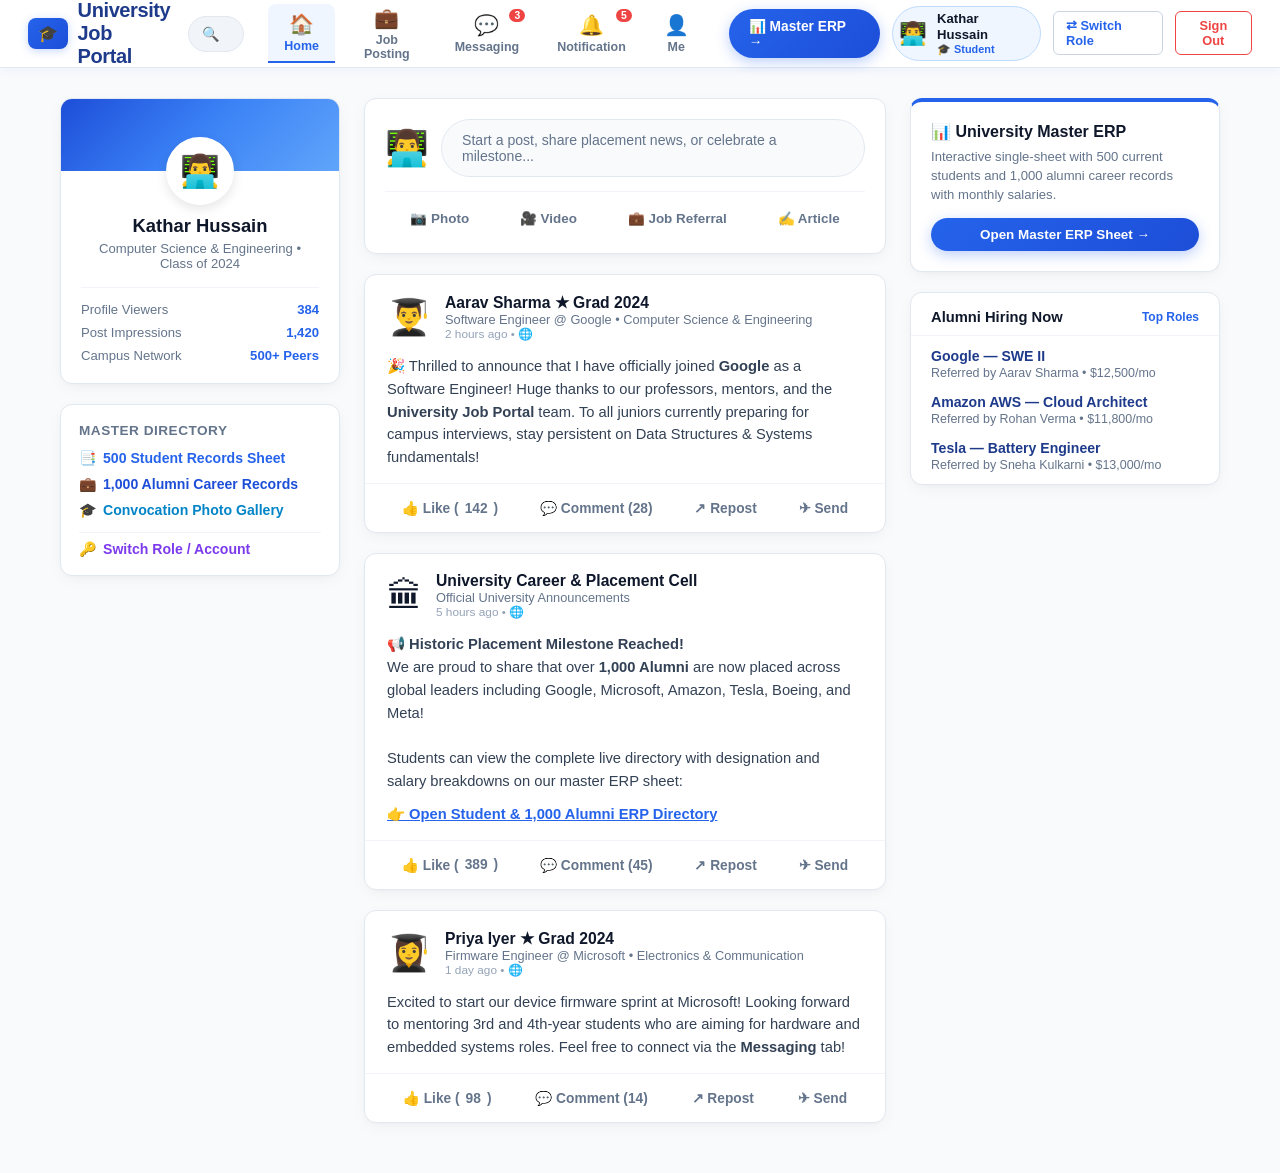
<file: index.html>
<!DOCTYPE html>
<html lang="en">
<head>
  <meta charset="UTF-8" />
  <meta name="viewport" content="width=device-width, initial-scale=1.0" />
  <title>University Job Portal — Campus & Alumni Career Network</title>
  <link rel="stylesheet" href="home.css" />
  <script src="auth.js"></script>
</head>
<body>
  <!-- TOP NAVBAR - WHITE & BLUE BRANDING -->
  <header class="navbar">
    <div class="nav-left">
      <a href="index.html" class="brand-logo">
        <span class="logo-badge">🎓</span>
        <span>University Job Portal</span>
      </a>
      <div class="search-box">
        <span class="search-icon">🔍</span>
        <input type="text" placeholder="Search jobs, alumni, companies, students..." />
      </div>
    </div>

    <!-- 5 REQUIRED NAV BUTTONS -->
    <nav class="nav-center">
      <button class="nav-item active" data-tab="home" type="button">
        <span class="icon">🏠</span>
        <span>Home</span>
      </button>
      <button class="nav-item" data-tab="jobs" type="button">
        <span class="icon">💼</span>
        <span>Job Posting</span>
      </button>
      <button class="nav-item" data-tab="messaging" type="button">
        <span class="icon">💬</span>
        <span>Messaging</span>
        <span class="nav-badge">3</span>
      </button>
      <button class="nav-item" data-tab="notification" type="button">
        <span class="icon">🔔</span>
        <span>Notification</span>
        <span class="nav-badge">5</span>
      </button>
      <button class="nav-item" data-tab="me" type="button">
        <span class="icon">👤</span>
        <span>Me</span>
      </button>
    </nav>

    <!-- RIGHT ACTION: ERP SPREADSHEETS & AUTH USER PROFILE -->
    <div class="nav-right">
      <a href="erp.html" class="btn-erp-portal" title="Open Master Student & 1,000 Alumni ERP Sheets">
        📊 Master ERP →
      </a>
      <!-- Populated dynamically by auth.js -->
    </div>
  </header>

  <!-- MAIN APP CONTAINER -->
  <main class="main-content">

    <!-- 1. HOME TAB VIEW -->
    <section id="homeView" class="tab-view active">
      <!-- ADMIN MODERATION BANNER (Visible only to Admin) -->
      <div id="adminModerationPanel" class="card" style="display: none; padding: 20px; border-left: 5px solid #7c3aed; margin-bottom: 24px; background: #faf5ff;">
        <div style="display: flex; justify-content: space-between; align-items: center; flex-wrap: wrap; gap: 12px;">
          <div>
            <div style="font-weight: 800; font-size: 1.1rem; color: #581c87; display: flex; align-items: center; gap: 8px;">
              <span>🛡 Administrator Control Center</span>
              <span style="font-size: 0.75rem; background: #f3e8ff; color: #7c3aed; padding: 2px 8px; border-radius: 9999px;">Superuser</span>
            </div>
            <p style="font-size: 0.85rem; color: #6b21a8; margin-top: 4px;">
              You have full permission to moderate job listings, oversee 500 students & 1,000 alumni, and inspect audit logs.
            </p>
          </div>
          <div style="display: flex; gap: 10px;">
            <a href="erp.html" class="btn-apply" style="text-decoration: none; background: #7c3aed; font-size: 0.85rem; padding: 8px 16px;">Manage ERP Master</a>
            <button class="btn-apply" style="background: #ffffff; color: #7c3aed; border: 1px solid #7c3aed; font-size: 0.85rem; padding: 8px 16px;" type="button" onclick="alert('All 6 active partner job postings are approved and verified.')">Audit Listings (6)</button>
          </div>
        </div>
      </div>

      <div class="home-grid">
        <!-- Left Sidebar: Profile Widget -->
        <aside class="left-col">
          <div class="card profile-card">
            <div class="profile-banner"></div>
            <div class="profile-avatar-wrap">
              <span>👨‍💻</span>
            </div>
            <div class="profile-body">
              <h2 class="user-name">Kathar Hussain</h2>
              <p class="user-role">Computer Science & Engineering • Class of 2024</p>
              
              <div class="profile-stats">
                <div class="stat-row">
                  <span>Profile Viewers</span>
                  <span class="stat-value">384</span>
                </div>
                <div class="stat-row">
                  <span>Post Impressions</span>
                  <span class="stat-value">1,420</span>
                </div>
                <div class="stat-row">
                  <span>Campus Network</span>
                  <span class="stat-value">500+ Peers</span>
                </div>
              </div>
            </div>
          </div>

          <!-- Quick Navigation Card -->
          <div class="card" style="padding: 18px;">
            <h3 style="font-size: 0.85rem; font-weight: 700; color: #64748b; text-transform: uppercase; margin-bottom: 12px; letter-spacing: 0.5px;">Master Directory</h3>
            <div style="display: flex; flex-direction: column; gap: 10px;">
              <a href="erp.html" style="text-decoration: none; color: #2563eb; font-size: 0.88rem; font-weight: 600; display: flex; align-items: center; gap: 6px;">
                <span>📑</span> 500 Student Records Sheet
              </a>
              <a href="erp.html" style="text-decoration: none; color: #1d4ed8; font-size: 0.88rem; font-weight: 600; display: flex; align-items: center; gap: 6px;">
                <span>💼</span> 1,000 Alumni Career Records
              </a>
              <a href="erp.html" style="text-decoration: none; color: #0284c7; font-size: 0.88rem; font-weight: 600; display: flex; align-items: center; gap: 6px;">
                <span>🎓</span> Convocation Photo Gallery
              </a>
              <a href="login.html" style="text-decoration: none; color: #7c3aed; font-size: 0.88rem; font-weight: 700; display: flex; align-items: center; gap: 6px; margin-top: 4px; border-top: 1px solid #f1f5f9; padding-top: 8px;">
                <span>🔑</span> Switch Role / Account
              </a>
            </div>
          </div>
        </aside>

        <!-- Center Feed -->
        <section class="feed-col">
          <!-- Create Post Card -->
          <div class="card create-post-card">
            <div class="create-post-top">
              <span style="font-size: 2.2rem;">👨‍💻</span>
              <div class="input-post-mock" id="openPostModalBtn">Start a post, share placement news, or celebrate a milestone...</div>
            </div>
            <div class="create-post-actions">
              <button class="post-action-btn" type="button">📷 Photo</button>
              <button class="post-action-btn" type="button">🎥 Video</button>
              <button class="post-action-btn" type="button">💼 Job Referral</button>
              <button class="post-action-btn" type="button">✍ Article</button>
            </div>
          </div>

          <!-- Posts Feed -->
          <div id="postsFeed">
            <!-- Post 1: Aarav Sharma -->
            <article class="card post-card">
              <div class="post-header">
                <span class="post-avatar">👨‍🎓</span>
                <div>
                  <div class="post-author-name">Aarav Sharma ★ Grad 2024</div>
                  <div class="post-author-headline">Software Engineer @ Google • Computer Science & Engineering</div>
                  <div class="post-time">2 hours ago • 🌐</div>
                </div>
              </div>
              <div class="post-content">
                🎉 Thrilled to announce that I have officially joined <strong>Google</strong> as a Software Engineer! 
                Huge thanks to our professors, mentors, and the <strong>University Job Portal</strong> team. To all juniors currently preparing for campus interviews, stay persistent on Data Structures & Systems fundamentals!
              </div>
              <div class="post-actions-bar">
                <button class="btn-interaction btn-like" type="button">👍 Like (<span class="like-count">142</span>)</button>
                <button class="btn-interaction" type="button">💬 Comment (28)</button>
                <button class="btn-interaction" type="button">↗ Repost</button>
                <button class="btn-interaction" type="button">✈ Send</button>
              </div>
            </article>

            <!-- Post 2: Placement Cell Announcement -->
            <article class="card post-card">
              <div class="post-header">
                <span class="post-avatar">🏛</span>
                <div>
                  <div class="post-author-name">University Career & Placement Cell</div>
                  <div class="post-author-headline">Official University Announcements</div>
                  <div class="post-time">5 hours ago • 🌐</div>
                </div>
              </div>
              <div class="post-content">
                📢 <strong>Historic Placement Milestone Reached!</strong><br />
                We are proud to share that over <strong>1,000 Alumni</strong> are now placed across global leaders including Google, Microsoft, Amazon, Tesla, Boeing, and Meta!
                <br /><br />
                Students can view the complete live directory with designation and salary breakdowns on our master ERP sheet:
                <div style="margin-top: 10px;">
                  <a href="erp.html" style="color: #2563eb; text-decoration: underline; font-weight: 700;">
                    👉 Open Student & 1,000 Alumni ERP Directory
                  </a>
                </div>
              </div>
              <div class="post-actions-bar">
                <button class="btn-interaction btn-like" type="button">👍 Like (<span class="like-count">389</span>)</button>
                <button class="btn-interaction" type="button">💬 Comment (45)</button>
                <button class="btn-interaction" type="button">↗ Repost</button>
                <button class="btn-interaction" type="button">✈ Send</button>
              </div>
            </article>

            <!-- Post 3: Priya Iyer -->
            <article class="card post-card">
              <div class="post-header">
                <span class="post-avatar">👩‍🎓</span>
                <div>
                  <div class="post-author-name">Priya Iyer ★ Grad 2024</div>
                  <div class="post-author-headline">Firmware Engineer @ Microsoft • Electronics & Communication</div>
                  <div class="post-time">1 day ago • 🌐</div>
                </div>
              </div>
              <div class="post-content">
                Excited to start our device firmware sprint at Microsoft! Looking forward to mentoring 3rd and 4th-year students who are aiming for hardware and embedded systems roles. Feel free to connect via the <strong>Messaging</strong> tab!
              </div>
              <div class="post-actions-bar">
                <button class="btn-interaction btn-like" type="button">👍 Like (<span class="like-count">98</span>)</button>
                <button class="btn-interaction" type="button">💬 Comment (14)</button>
                <button class="btn-interaction" type="button">↗ Repost</button>
                <button class="btn-interaction" type="button">✈ Send</button>
              </div>
            </article>
          </div>
        </section>

        <!-- Right Sidebar -->
        <aside class="right-col">
          <!-- ERP Quick Widget -->
          <div class="card" style="padding: 20px; border-top: 4px solid #2563eb;">
            <div style="font-weight: 700; color: #0f172a; font-size: 1rem; margin-bottom: 6px;">
              📊 University Master ERP
            </div>
            <p style="font-size: 0.82rem; color: #64748b; margin-bottom: 14px; line-height: 1.45;">
              Interactive single-sheet with 500 current students and 1,000 alumni career records with monthly salaries.
            </p>
            <a href="erp.html" class="btn-erp-portal" style="width: 100%; justify-content: center; font-size: 0.84rem;">
              Open Master ERP Sheet →
            </a>
          </div>

          <!-- Alumni News & Openings Widget -->
          <div class="card">
            <div class="widget-title">
              <span>Alumni Hiring Now</span>
              <span style="font-size: 0.75rem; color: #2563eb; font-weight: 700;">Top Roles</span>
            </div>
            <div class="widget-list">
              <div class="widget-item">
                <a href="#" class="widget-item-title">Google — SWE II</a>
                <span class="widget-item-desc">Referred by Aarav Sharma • $12,500/mo</span>
              </div>
              <div class="widget-item">
                <a href="#" class="widget-item-title">Amazon AWS — Cloud Architect</a>
                <span class="widget-item-desc">Referred by Rohan Verma • $11,800/mo</span>
              </div>
              <div class="widget-item">
                <a href="#" class="widget-item-title">Tesla — Battery Engineer</a>
                <span class="widget-item-desc">Referred by Sneha Kulkarni • $13,000/mo</span>
              </div>
            </div>
          </div>
        </aside>
      </div>
    </section>

    <!-- 2. JOB POSTING TAB VIEW -->
    <section id="jobsView" class="tab-view">
      <div class="jobs-container">
        <!-- TOP ACTIONS & RECRUITER POST JOB BUTTON -->
        <div class="jobs-header-card" style="display: flex; justify-content: space-between; align-items: center; flex-wrap: wrap; gap: 16px;">
          <div>
            <h2 style="font-size: 1.8rem; font-weight: 800; color: #ffffff;">💼 University Job Portal & Placement Board</h2>
            <p style="color: #dbeafe; font-size: 0.95rem; margin-top: 6px;">
              Exclusive opportunities posted directly by our 1,000+ alumni network and global hiring partners
            </p>
          </div>
          <!-- Visible to Alumni / Recruiter & Admin -->
          <button id="alumniPostJobBtn" class="btn-apply" style="display: none; background: #ffffff; color: #1d4ed8; font-weight: 800; padding: 12px 22px; font-size: 0.9rem; box-shadow: 0 4px 14px rgba(0,0,0,0.15);" type="button">
            💼 + Post a New Job / Referral
          </button>
        </div>

        <!-- CANDIDATES & APPLICATION PIPELINE REVIEW (Visible to Alumni/Recruiter & Admin) -->
        <div id="applicantReviewSection" class="card" style="display: none; padding: 22px; margin-bottom: 22px; border-left: 4px solid #0284c7;">
          <h3 style="font-size: 1.15rem; font-weight: 800; color: #0f172a; margin-bottom: 6px;">
            📋 Candidate Pipeline Management (Recruiter View)
          </h3>
          <p style="font-size: 0.85rem; color: #64748b; margin-bottom: 16px;">
            Review incoming student applications, resume evaluations, and advance their recruitment stages.
          </p>
          <div style="overflow-x: auto;">
            <table style="width: 100%; border-collapse: collapse; font-size: 0.88rem;">
              <thead>
                <tr style="background: #f8fafc; border-bottom: 2px solid #e2e8f0; text-align: left;">
                  <th style="padding: 10px 14px;">Candidate Name</th>
                  <th style="padding: 10px 14px;">Target Role</th>
                  <th style="padding: 10px 14px;">Department</th>
                  <th style="padding: 10px 14px;">Current Pipeline Stage</th>
                  <th style="padding: 10px 14px;">Action</th>
                </tr>
              </thead>
              <tbody>
                <tr style="border-bottom: 1px solid #f1f5f9;">
                  <td style="padding: 12px 14px; font-weight: 700;">Kathar Hussain</td>
                  <td style="padding: 12px 14px; color: #2563eb;">Senior SWE @ Google</td>
                  <td style="padding: 12px 14px;">CSE</td>
                  <td style="padding: 12px 14px;">
                    <select class="stage-selector" data-candidate="Kathar Hussain" style="padding: 6px 10px; border-radius: 6px; border: 1px solid #cbd5e1; font-size: 0.82rem; font-weight: 600; background: #ffffff;">
                      <option value="Applied">Applied</option>
                      <option value="Under Review" selected>Under Review</option>
                      <option value="Shortlisted">Shortlisted</option>
                      <option value="Interview Scheduled">Interview Scheduled</option>
                      <option value="Selected (Offer)">Selected (Offer)</option>
                      <option value="Rejected">Rejected</option>
                    </select>
                  </td>
                  <td style="padding: 12px 14px;">
                    <button class="btn-action" style="background: #eff6ff; color: #2563eb; border: 1px solid #bfdbfe;" type="button" onclick="alert('Viewing Kathar_Resume_2024.pdf (Candidate verified)')">View Resume</button>
                  </td>
                </tr>
                <tr style="border-bottom: 1px solid #f1f5f9;">
                  <td style="padding: 12px 14px; font-weight: 700;">Ananya Patel</td>
                  <td style="padding: 12px 14px; color: #2563eb;">Staff AI Engineer @ Meta</td>
                  <td style="padding: 12px 14px;">CSE / AI</td>
                  <td style="padding: 12px 14px;">
                    <select class="stage-selector" data-candidate="Ananya Patel" style="padding: 6px 10px; border-radius: 6px; border: 1px solid #cbd5e1; font-size: 0.82rem; font-weight: 600; background: #ffffff;">
                      <option value="Applied">Applied</option>
                      <option value="Under Review">Under Review</option>
                      <option value="Shortlisted" selected>Shortlisted</option>
                      <option value="Interview Scheduled">Interview Scheduled</option>
                      <option value="Selected (Offer)">Selected (Offer)</option>
                      <option value="Rejected">Rejected</option>
                    </select>
                  </td>
                  <td style="padding: 12px 14px;">
                    <button class="btn-action" style="background: #eff6ff; color: #2563eb; border: 1px solid #bfdbfe;" type="button" onclick="alert('Viewing Ananya_Resume_AI.pdf (Candidate verified)')">View Resume</button>
                  </td>
                </tr>
              </tbody>
            </table>
          </div>
        </div>

        <!-- STUDENT LIVE APPLICATIONS TRACKER (Visible to Student) -->
        <div id="studentApplicationsTracker" class="card" style="padding: 20px; margin-bottom: 22px; border-top: 3px solid #2563eb;">
          <h3 style="font-size: 1.1rem; font-weight: 800; color: #0f172a; margin-bottom: 6px;">
            📑 My Active Job Applications & Status Pipeline
          </h3>
          <p style="font-size: 0.82rem; color: #64748b; margin-bottom: 14px;">
            Track your recruitment progress: Applied → Under Review → Shortlisted → Interview → Offer
          </p>
          <div id="myApplicationsList">
            <div style="display: flex; justify-content: space-between; align-items: center; padding: 12px 16px; background: #f8fafc; border: 1px solid #e2e8f0; border-radius: 8px; margin-bottom: 8px;">
              <div>
                <div style="font-weight: 700; color: #0f172a; font-size: 0.95rem;">Senior Software Engineer</div>
                <div style="font-size: 0.8rem; color: #2563eb;">Google • Referred by Aarav Sharma</div>
              </div>
              <span style="background: #fef3c7; color: #92400e; font-size: 0.75rem; font-weight: 700; padding: 4px 10px; border-radius: 9999px;">Under Review</span>
            </div>
            <div style="display: flex; justify-content: space-between; align-items: center; padding: 12px 16px; background: #f8fafc; border: 1px solid #e2e8f0; border-radius: 8px;">
              <div>
                <div style="font-weight: 700; color: #0f172a; font-size: 0.95rem;">Cloud Solutions Architect</div>
                <div style="font-size: 0.8rem; color: #2563eb;">Amazon AWS • Referred by Rohan Verma</div>
              </div>
              <span style="background: #e0f2fe; color: #0284c7; font-size: 0.75rem; font-weight: 700; padding: 4px 10px; border-radius: 9999px;">Shortlisted for Interview</span>
            </div>
          </div>
        </div>

        <!-- Filter Pills -->
        <div class="job-filter-bar">
          <button class="job-filter-pill active" data-filter="all" type="button">All Roles</button>
          <button class="job-filter-pill" data-filter="software" type="button">💻 Software & AI</button>
          <button class="job-filter-pill" data-filter="hardware" type="button">⚡ Hardware & Systems</button>
          <button class="job-filter-pill" data-filter="mechanical" type="button">🚀 Mechanical & Aerospace</button>
        </div>

        <!-- Job Cards List -->
        <div class="jobs-list">
          <!-- Job 1 -->
          <div class="job-card" data-category="software">
            <div>
              <div class="job-role">Senior Software Engineer</div>
              <div class="job-company">Google • Mountain View, CA (Hybrid / Remote)</div>
              <div class="job-meta">
                <span>Alumni Referral: Aarav Sharma</span>
                <span>• Full-time</span>
                <span>• Department: CSE / IT</span>
              </div>
            </div>
            <div style="text-align: right; display: flex; flex-direction: column; align-items: flex-end; gap: 8px;">
              <span class="job-salary-badge">$12,500 / month</span>
              <button class="btn-apply" type="button">Easy Apply</button>
            </div>
          </div>

          <!-- Job 2 -->
          <div class="job-card" data-category="software">
            <div>
              <div class="job-role">Cloud Solutions Architect</div>
              <div class="job-company">Amazon AWS • Seattle, WA</div>
              <div class="job-meta">
                <span>Alumni Referral: Rohan Verma</span>
                <span>• Full-time</span>
                <span>• Department: IT / CSE</span>
              </div>
            </div>
            <div style="text-align: right; display: flex; flex-direction: column; align-items: flex-end; gap: 8px;">
              <span class="job-salary-badge">$11,800 / month</span>
              <button class="btn-apply" type="button">Easy Apply</button>
            </div>
          </div>

          <!-- Job 3 -->
          <div class="job-card" data-category="software">
            <div>
              <div class="job-role">Staff AI Research Engineer</div>
              <div class="job-company">Meta AI • Menlo Park, CA</div>
              <div class="job-meta">
                <span>Alumni Referral: Ananya Patel</span>
                <span>• Full-time</span>
                <span>• Department: CSE / AI</span>
              </div>
            </div>
            <div style="text-align: right; display: flex; flex-direction: column; align-items: flex-end; gap: 8px;">
              <span class="job-salary-badge">$14,000 / month</span>
              <button class="btn-apply" type="button">Easy Apply</button>
            </div>
          </div>

          <!-- Job 4 -->
          <div class="job-card" data-category="hardware">
            <div>
              <div class="job-role">Battery Systems Engineer</div>
              <div class="job-company">Tesla • Austin, TX</div>
              <div class="job-meta">
                <span>Alumni Referral: Sneha Kulkarni</span>
                <span>• Full-time</span>
                <span>• Department: EEE / ME</span>
              </div>
            </div>
            <div style="text-align: right; display: flex; flex-direction: column; align-items: flex-end; gap: 8px;">
              <span class="job-salary-badge">$13,000 / month</span>
              <button class="btn-apply" type="button">Easy Apply</button>
            </div>
          </div>

          <!-- Job 5 -->
          <div class="job-card" data-category="hardware">
            <div>
              <div class="job-role">Firmware Engineer</div>
              <div class="job-company">Microsoft • Redmond, WA</div>
              <div class="job-meta">
                <span>Alumni Referral: Priya Iyer</span>
                <span>• Full-time</span>
                <span>• Department: ECE / EE</span>
              </div>
            </div>
            <div style="text-align: right; display: flex; flex-direction: column; align-items: flex-end; gap: 8px;">
              <span class="job-salary-badge">$12,200 / month</span>
              <button class="btn-apply" type="button">Easy Apply</button>
            </div>
          </div>

          <!-- Job 6 -->
          <div class="job-card" data-category="mechanical">
            <div>
              <div class="job-role">Aerodynamics Consultant</div>
              <div class="job-company">Boeing • Seattle, WA</div>
              <div class="job-meta">
                <span>Alumni Referral: Vikram Singh</span>
                <span>• Full-time</span>
                <span>• Department: ME</span>
              </div>
            </div>
            <div style="text-align: right; display: flex; flex-direction: column; align-items: flex-end; gap: 8px;">
              <span class="job-salary-badge">$10,500 / month</span>
              <button class="btn-apply" type="button">Easy Apply</button>
            </div>
          </div>
        </div>
      </div>
    </section>

    <!-- 3. MESSAGING TAB VIEW -->
    <section id="messagingView" class="tab-view">
      <div class="messaging-wrapper">
        <!-- Chat Users Sidebar -->
        <div class="chat-sidebar">
          <div style="padding: 18px 20px; border-bottom: 1px solid #e2e8f0; font-weight: 700; color: #0f172a; font-size: 0.95rem;">
            💬 Conversations
          </div>

          <div class="chat-user-item active">
            <span style="font-size: 2rem;">👨‍🎓</span>
            <div style="flex: 1;">
              <div class="chat-user-name" style="font-weight: 700; color: #0f172a; font-size: 0.92rem;">Aarav Sharma</div>
              <div style="font-size: 0.78rem; color: #64748b;">Google • SWE II</div>
              <div style="font-size: 0.75rem; color: #2563eb; margin-top: 2px;">"Happy to refer you for SWE roles!"</div>
            </div>
          </div>

          <div class="chat-user-item">
            <span style="font-size: 2rem;">👩‍🎓</span>
            <div style="flex: 1;">
              <div class="chat-user-name" style="font-weight: 700; color: #0f172a; font-size: 0.92rem;">Priya Iyer</div>
              <div style="font-size: 0.78rem; color: #64748b;">Microsoft • Firmware</div>
              <div style="font-size: 0.75rem; color: #94a3b8; margin-top: 2px;">"Let's connect this Friday."</div>
            </div>
          </div>

          <div class="chat-user-item">
            <span style="font-size: 2rem;">👨‍💼</span>
            <div style="flex: 1;">
              <div class="chat-user-name" style="font-weight: 700; color: #0f172a; font-size: 0.92rem;">Campus Tech Recruiter</div>
              <div style="font-size: 0.78rem; color: #64748b;">Amazon AWS Careers</div>
              <div style="font-size: 0.75rem; color: #94a3b8; margin-top: 2px;">"Your profile looks great!"</div>
            </div>
          </div>
        </div>

        <!-- Chat Window -->
        <div class="chat-window">
          <div class="chat-header">
            <span>🟢</span>
            <span id="activeChatUser" style="color: #0f172a;">Aarav Sharma</span>
            <span style="font-size: 0.82rem; color: #64748b; font-weight: 400;">(Alumni Mentor • Google)</span>
          </div>

          <div class="chat-messages" id="chatMessages">
            <div class="msg-bubble msg-received">
              Hey Kathar! Saw your recent university projects. Great work on the ERP implementation!
            </div>
            <div class="msg-bubble msg-sent">
              Hi Aarav! Thanks so much. We just expanded our alumni directory to 1,000 records!
            </div>
            <div class="msg-bubble msg-received">
              That's awesome! If anyone from CSE or IT wants an engineering referral at Google Cloud, let me know!
            </div>
          </div>

          <div class="chat-input-bar">
            <input type="text" id="chatInput" placeholder="Type a message to Aarav..." />
            <button class="btn-send" id="sendBtn" type="button">Send</button>
          </div>
        </div>
      </div>
    </section>

    <!-- 4. NOTIFICATION TAB VIEW -->
    <section id="notificationView" class="tab-view">
      <div class="notif-container">
        <h2 style="font-size: 1.5rem; font-weight: 800; margin-bottom: 18px; color: #0f172a;">🔔 Notifications</h2>

        <div class="notif-item">
          <span class="notif-icon">💼</span>
          <div class="notif-text">
            <strong>Google</strong> posted a new opportunity: <em>Senior Software Engineer</em> referred by Aarav Sharma.
          </div>
          <span class="notif-time">15m ago</span>
        </div>

        <div class="notif-item">
          <span class="notif-icon">🎓</span>
          <div class="notif-text">
            <strong>Priya Iyer (Microsoft)</strong> accepted your connection request.
          </div>
          <span class="notif-time">1h ago</span>
        </div>

        <div class="notif-item">
          <span class="notif-icon">📊</span>
          <div class="notif-text">
            <strong>ERP System Update:</strong> 1,000 Alumni records and 500 student records synced with monthly salary data.
          </div>
          <span class="notif-time">3h ago</span>
        </div>

        <div class="notif-item">
          <span class="notif-icon">👍</span>
          <div class="notif-text">
            <strong>Rohan Verma (Amazon AWS)</strong> and 14 others liked your post.
          </div>
          <span class="notif-time">5h ago</span>
        </div>

        <div class="notif-item">
          <span class="notif-icon">🚀</span>
          <div class="notif-text">
            <strong>Tesla Careers</strong> viewed your profile and downloaded your resume.
          </div>
          <span class="notif-time">1d ago</span>
        </div>
      </div>
    </section>

    <!-- 5. ME TAB VIEW -->
    <section id="meView" class="tab-view">
      <div class="me-container">
        <div class="card me-card-full">
          <div class="me-banner-full"></div>
          <div class="me-avatar-full">
            <span>👨‍💻</span>
          </div>
          <div class="me-details">
            <h1 style="font-size: 1.85rem; font-weight: 800; color: #0f172a;">Kathar Hussain</h1>
            <p style="font-size: 1.05rem; color: #2563eb; font-weight: 600; margin-top: 4px;">
              Aspiring Software Engineer & Full-Stack Developer • Computer Science & Engineering
            </p>
            <p style="font-size: 0.88rem; color: #64748b; margin-top: 6px;">
              University Campus • Class of 2024 • 500+ Connections
            </p>

            <div style="margin-top: 20px; display: flex; gap: 12px; flex-wrap: wrap;">
              <a href="erp.html" class="btn-erp-portal">View In Student ERP Directory</a>
              <a href="login.html" class="btn-action" style="border: 1px solid #cbd5e1; padding: 8px 18px; border-radius: 9999px; background: #ffffff; color: #2563eb; font-weight: 700; text-decoration: none;">Switch Account Role</a>
            </div>

            <div style="margin-top: 28px; border-top: 1px solid #f1f5f9; padding-top: 20px;">
              <h3 style="font-size: 1.1rem; font-weight: 700; color: #0f172a; margin-bottom: 10px;">About Me</h3>
              <p style="font-size: 0.92rem; color: #334155; line-height: 1.65;">
                Passionate Computer Science student specialized in web application architecture, system design, and large dataset handling. Creator of the <strong>University Job Portal</strong> and master ERP system managing 500 student records and 1,000 alumni career placements across Fortune 500 tech firms.
              </p>
            </div>

            <div style="margin-top: 24px; border-top: 1px solid #f1f5f9; padding-top: 20px;">
              <h3 style="font-size: 1.1rem; font-weight: 700; color: #0f172a; margin-bottom: 12px;">Top Skills</h3>
              <div style="display: flex; gap: 8px; flex-wrap: wrap;">
                <span style="background: #eff6ff; color: #1d4ed8; border: 1px solid #bfdbfe; padding: 6px 14px; border-radius: 9999px; font-size: 0.82rem; font-weight: 600;">JavaScript / Node.js</span>
                <span style="background: #eff6ff; color: #1d4ed8; border: 1px solid #bfdbfe; padding: 6px 14px; border-radius: 9999px; font-size: 0.82rem; font-weight: 600;">ERP Data Architecture</span>
                <span style="background: #eff6ff; color: #1d4ed8; border: 1px solid #bfdbfe; padding: 6px 14px; border-radius: 9999px; font-size: 0.82rem; font-weight: 600;">HTML5 / Modern CSS</span>
                <span style="background: #eff6ff; color: #1d4ed8; border: 1px solid #bfdbfe; padding: 6px 14px; border-radius: 9999px; font-size: 0.82rem; font-weight: 600;">Git & GitHub CLI</span>
              </div>
            </div>
          </div>
        </div>
      </div>
    </section>

  </main>

  <!-- CREATE POST MODAL -->
  <div id="postModal" class="modal-overlay">
    <div class="modal-box">
      <div class="modal-header">
        <h3 class="modal-title">Create a Post</h3>
        <button id="closePostModal" class="modal-close" type="button">&times;</button>
      </div>
      <div class="modal-body">
        <textarea id="postTextarea" class="modal-textarea" placeholder="What would you like to share with fellow students and alumni?"></textarea>
      </div>
      <div class="modal-footer">
        <button class="post-action-btn" type="button">📷 Add Photo</button>
        <button id="submitPostBtn" class="btn-apply" type="button">Publish Post</button>
      </div>
    </div>
  </div>

  <!-- EASY APPLY MODAL -->
  <div id="applyModal" class="modal-overlay">
    <div class="modal-box">
      <div class="modal-header">
        <h3 class="modal-title">Fast Referral Application</h3>
        <button id="closeApplyModal" class="modal-close" type="button">&times;</button>
      </div>
      <div class="modal-body">
        <div style="font-size: 1.15rem; font-weight: 700; color: #0f172a;" id="modalJobTitle">Role</div>
        <div style="font-size: 0.9rem; color: #2563eb; font-weight: 600; margin-top: 3px;" id="modalJobCompany">Company</div>
        <div style="background: #f8fafc; border: 1px solid #e2e8f0; padding: 16px; border-radius: 10px; margin-top: 16px; font-size: 0.88rem; color: #334155; line-height: 1.6;">
          <div><strong>Candidate:</strong> <span id="modalCandidateName">Kathar Hussain</span></div>
          <div><strong>Department:</strong> Computer Science & Engineering</div>
          <div><strong>Resume:</strong> Attached from profile (Kathar_Resume_2024.pdf ✓)</div>
        </div>
      </div>
      <div class="modal-footer">
        <button id="confirmApplyBtn" class="btn-apply" type="button">Submit Application</button>
      </div>
    </div>
  </div>

  <!-- ALUMNI / RECRUITER POST NEW JOB MODAL -->
  <div id="newJobModal" class="modal-overlay">
    <div class="modal-box">
      <div class="modal-header">
        <h3 class="modal-title">Post New Job / Referral Opportunity</h3>
        <button id="closeNewJobModal" class="modal-close" type="button">&times;</button>
      </div>
      <div class="modal-body" style="display: flex; flex-direction: column; gap: 12px;">
        <div>
          <label style="font-size: 0.8rem; font-weight: 700; color: #475569;">Job Title / Role</label>
          <input type="text" id="newJobTitle" style="width: 100%; padding: 10px; border: 1px solid #cbd5e1; border-radius: 6px; font-size: 0.9rem; margin-top: 4px;" placeholder="e.g. Associate Machine Learning Engineer" />
        </div>
        <div>
          <label style="font-size: 0.8rem; font-weight: 700; color: #475569;">Company Name</label>
          <input type="text" id="newJobCompany" style="width: 100%; padding: 10px; border: 1px solid #cbd5e1; border-radius: 6px; font-size: 0.9rem; margin-top: 4px;" placeholder="e.g. NVIDIA / Apple / Google" />
        </div>
        <div>
          <label style="font-size: 0.8rem; font-weight: 700; color: #475569;">Monthly Salary Package</label>
          <input type="text" id="newJobSalary" style="width: 100%; padding: 10px; border: 1px solid #cbd5e1; border-radius: 6px; font-size: 0.9rem; margin-top: 4px;" placeholder="e.g. $13,500 / month" />
        </div>
        <div>
          <label style="font-size: 0.8rem; font-weight: 700; color: #475569;">Category</label>
          <select id="newJobCategory" style="width: 100%; padding: 10px; border: 1px solid #cbd5e1; border-radius: 6px; font-size: 0.9rem; margin-top: 4px; background: #ffffff;">
            <option value="software">Software & AI</option>
            <option value="hardware">Hardware & Systems</option>
            <option value="mechanical">Mechanical & Aerospace</option>
          </select>
        </div>
      </div>
      <div class="modal-footer">
        <button id="submitNewJobBtn" class="btn-apply" type="button">Publish Job Listing</button>
      </div>
    </div>
  </div>

  <script src="home.js"></script>
</body>
</html>
</file>
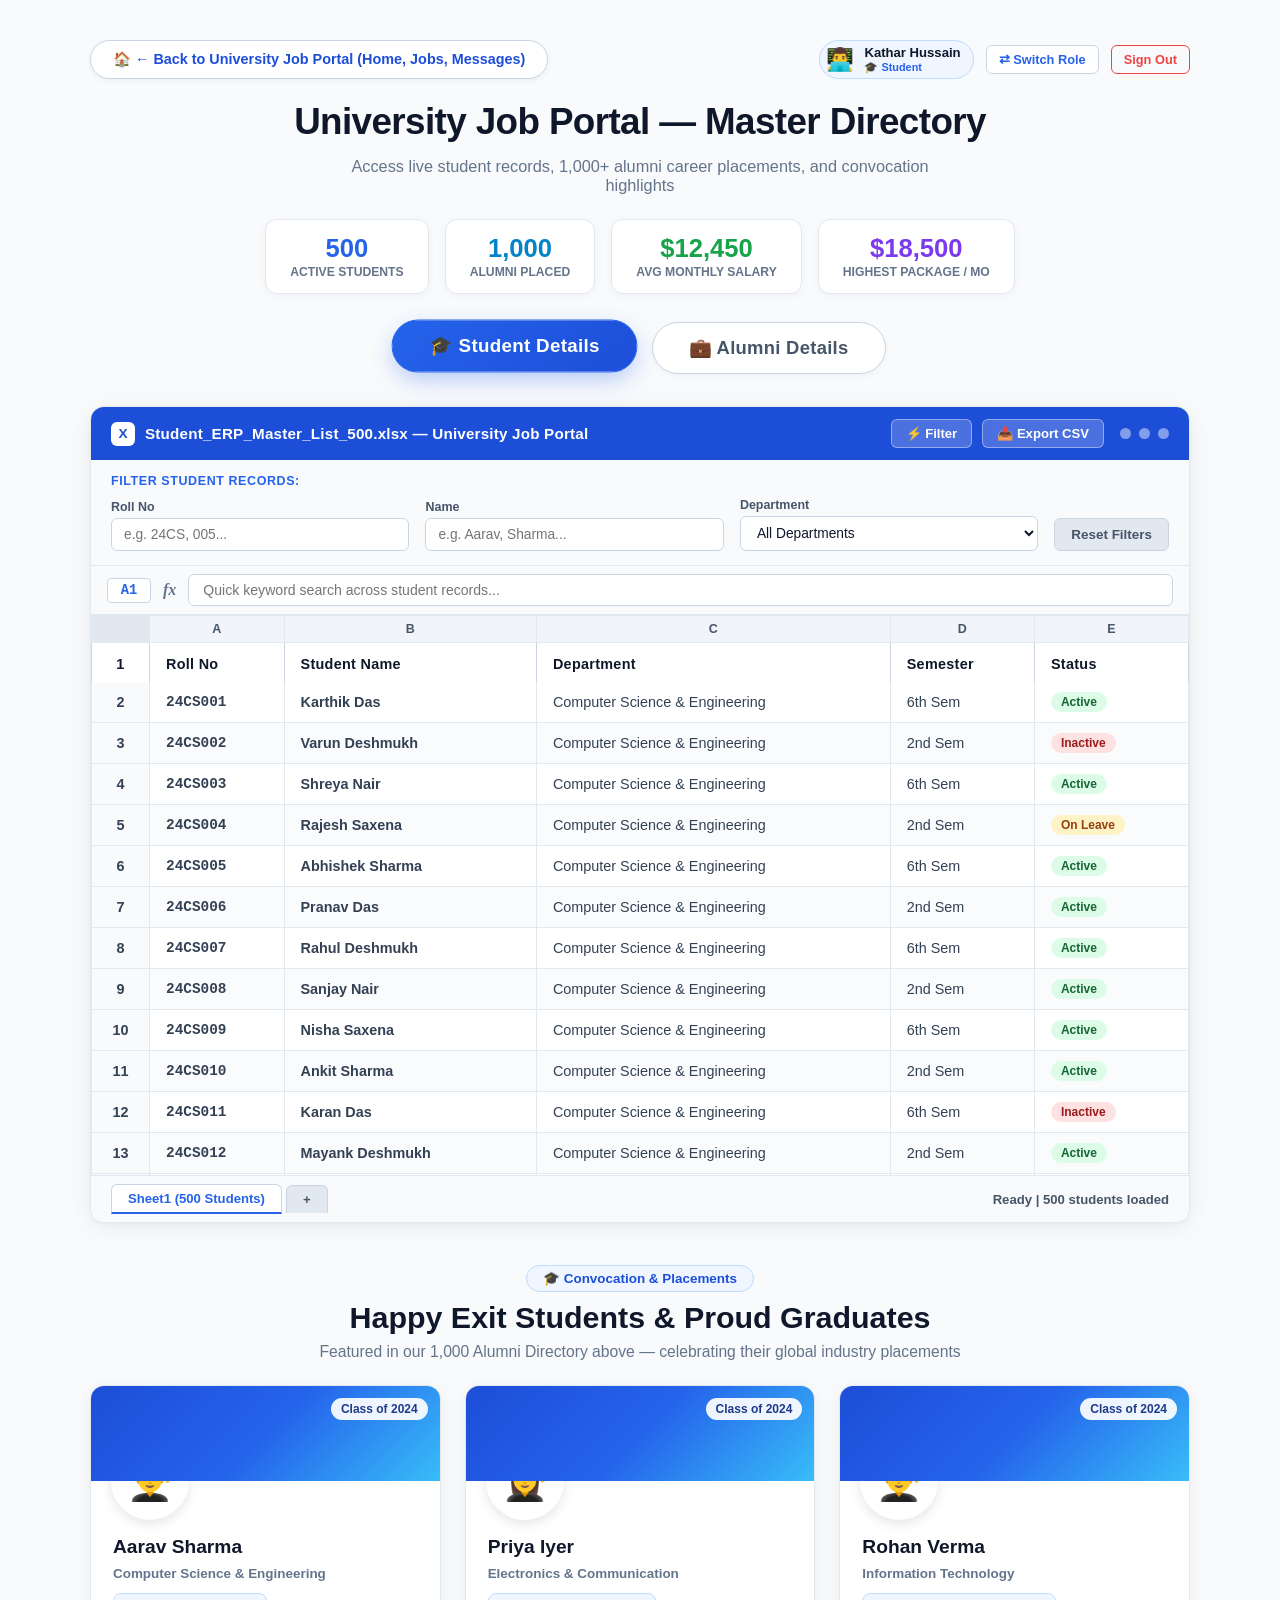
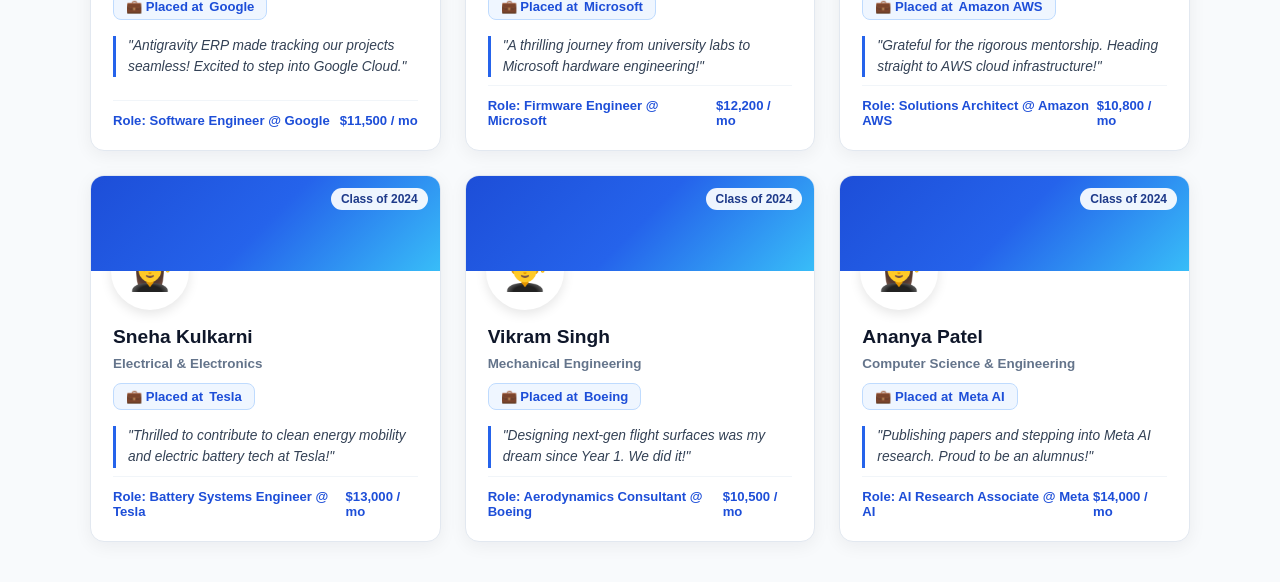
<file: erp.html>
<!DOCTYPE html>
<html lang="en">
<head>
  <meta charset="UTF-8" />
  <meta name="viewport" content="width=device-width, initial-scale=1.0" />
  <title>University Job Portal — Student & Alumni Master ERP</title>
  <link rel="stylesheet" href="style.css" />
  <script src="auth.js"></script>
</head>
<body>
  <main class="page-container">
    <!-- Top Navigation Bar & Return Link -->
    <div style="width: 100%; display: flex; justify-content: space-between; align-items: center; margin-bottom: -10px; flex-wrap: wrap; gap: 10px;">
      <a href="index.html" class="btn-action" style="text-decoration: none; display: inline-flex; align-items: center; gap: 8px; font-size: 0.9rem; padding: 10px 22px; border-radius: 9999px; background: #ffffff; border: 1px solid #cbd5e1; color: #1d4ed8; font-weight: 700; box-shadow: 0 2px 6px rgba(0,0,0,0.05);">
        🏠 ← Back to University Job Portal (Home, Jobs, Messages)
      </a>
      <div class="nav-right" style="display: flex; align-items: center; gap: 10px;">
        <!-- Populated dynamically by auth.js with user avatar, role, switch role & logout -->
      </div>
    </div>

    <!-- Top Header & Navigation Buttons -->
    <header class="header-section">
      <h1 class="portal-title">University Job Portal — Master Directory</h1>
      <p class="portal-subtitle">Access live student records, 1,000+ alumni career placements, and convocation highlights</p>
      
      <!-- Live Metrics Dashboard - White & Blue -->
      <div style="display: flex; gap: 16px; margin-top: 10px; flex-wrap: wrap; justify-content: center; width: 100%;">
        <div style="background: #ffffff; border: 1px solid #e2e8f0; border-radius: 12px; padding: 14px 24px; text-align: center; min-width: 140px; box-shadow: 0 2px 8px rgba(15, 23, 42, 0.04);">
          <div style="font-size: 1.6rem; font-weight: 800; color: #2563eb;">500</div>
          <div style="font-size: 0.76rem; color: #64748b; text-transform: uppercase; font-weight: 700; margin-top: 2px;">Active Students</div>
        </div>
        <div style="background: #ffffff; border: 1px solid #e2e8f0; border-radius: 12px; padding: 14px 24px; text-align: center; min-width: 140px; box-shadow: 0 2px 8px rgba(15, 23, 42, 0.04);">
          <div style="font-size: 1.6rem; font-weight: 800; color: #0284c7;">1,000</div>
          <div style="font-size: 0.76rem; color: #64748b; text-transform: uppercase; font-weight: 700; margin-top: 2px;">Alumni Placed</div>
        </div>
        <div style="background: #ffffff; border: 1px solid #e2e8f0; border-radius: 12px; padding: 14px 24px; text-align: center; min-width: 140px; box-shadow: 0 2px 8px rgba(15, 23, 42, 0.04);">
          <div style="font-size: 1.6rem; font-weight: 800; color: #16a34a;">$12,450</div>
          <div style="font-size: 0.76rem; color: #64748b; text-transform: uppercase; font-weight: 700; margin-top: 2px;">Avg Monthly Salary</div>
        </div>
        <div style="background: #ffffff; border: 1px solid #e2e8f0; border-radius: 12px; padding: 14px 24px; text-align: center; min-width: 140px; box-shadow: 0 2px 8px rgba(15, 23, 42, 0.04);">
          <div style="font-size: 1.6rem; font-weight: 800; color: #7c3aed;">$18,500</div>
          <div style="font-size: 0.76rem; color: #64748b; text-transform: uppercase; font-weight: 700; margin-top: 2px;">Highest Package / Mo</div>
        </div>
      </div>

      <div class="nav-button-group">
        <button id="studentBtn" class="nav-btn active" type="button">
          🎓 Student Details
        </button>
        <button id="alumniBtn" class="nav-btn" type="button">
          💼 Alumni Details
        </button>
      </div>
    </header>

    <!-- SECTION 1: STUDENT ERP SHEET (500 RECORDS) -->
    <section id="studentSection" class="content-section">
      <div class="excel-card">
        <!-- Excel Title Bar -->
        <div class="excel-titlebar">
          <div class="excel-brand">
            <span class="excel-icon">X</span>
            <span class="excel-title">Student_ERP_Master_List_500.xlsx — University Job Portal</span>
          </div>
          <div class="excel-actions">
            <button id="studentFilterToggle" class="btn-action" type="button" title="Toggle Filters">
              ⚡ Filter
            </button>
            <button id="studentExportBtn" class="btn-action" type="button" title="Download CSV">
              📥 Export CSV
            </button>
            <div class="window-controls">
              <span class="dot"></span>
              <span class="dot"></span>
              <span class="dot"></span>
            </div>
          </div>
        </div>

        <!-- Student Filter Panel -->
        <div id="studentFilterPanel" class="filter-panel">
          <div class="filter-title">Filter Student Records:</div>
          <div class="filter-inputs">
            <div class="filter-field">
              <label for="studentFilterRoll">Roll No</label>
              <input type="text" id="studentFilterRoll" placeholder="e.g. 24CS, 005..." />
            </div>
            <div class="filter-field">
              <label for="studentFilterName">Name</label>
              <input type="text" id="studentFilterName" placeholder="e.g. Aarav, Sharma..." />
            </div>
            <div class="filter-field">
              <label for="studentFilterDept">Department</label>
              <select id="studentFilterDept">
                <option value="">All Departments</option>
                <option value="Computer Science & Engineering">Computer Science & Engineering</option>
                <option value="Information Technology">Information Technology</option>
                <option value="Electronics & Communication">Electronics & Communication</option>
                <option value="Mechanical Engineering">Mechanical Engineering</option>
                <option value="Electrical & Electronics">Electrical & Electronics</option>
              </select>
            </div>
            <div class="filter-actions">
              <button id="studentResetBtn" class="btn-reset" type="button">Reset Filters</button>
            </div>
          </div>
        </div>

        <!-- Formula Bar -->
        <div class="excel-bar">
          <div class="cell-address">A1</div>
          <div class="fx-label">fx</div>
          <input type="text" id="studentSearchInput" class="formula-input" placeholder="Quick keyword search across student records..." />
        </div>

        <!-- Student Table -->
        <div class="table-scroll">
          <table class="excel-table">
            <thead>
              <tr class="col-headers">
                <th class="corner-header"></th>
                <th>A</th>
                <th>B</th>
                <th>C</th>
                <th>D</th>
                <th>E</th>
              </tr>
              <tr class="data-headers">
                <th class="row-num">1</th>
                <th>Roll No</th>
                <th>Student Name</th>
                <th>Department</th>
                <th>Semester</th>
                <th>Status</th>
              </tr>
            </thead>
            <tbody id="studentTableBody">
              <!-- Rendered via script.js -->
            </tbody>
          </table>
        </div>

        <!-- Excel Footer -->
        <div class="excel-footer">
          <div class="sheet-tabs">
            <button class="sheet-tab active" type="button">Sheet1 (500 Students)</button>
            <button class="sheet-tab" type="button">+</button>
          </div>
          <div class="footer-stats" id="studentRecordCount">Ready | 500 students loaded</div>
        </div>
      </div>
    </section>

    <!-- SECTION 2: ALUMNI DETAILS SHEET (1000 RECORDS) -->
    <section id="alumniSection" class="content-section hidden">
      <div class="excel-card">
        <!-- Excel Title Bar -->
        <div class="excel-titlebar alumni-bar">
          <div class="excel-brand">
            <span class="excel-icon alumni-icon">A</span>
            <span class="excel-title">Alumni_Directory_1000.xlsx — University Job Portal</span>
          </div>
          <div class="excel-actions">
            <button id="alumniFilterToggle" class="btn-action" type="button" title="Toggle Filters">
              ⚡ Filter
            </button>
            <button id="alumniExportBtn" class="btn-action" type="button" title="Download CSV">
              📥 Export CSV
            </button>
            <div class="window-controls">
              <span class="dot"></span>
              <span class="dot"></span>
              <span class="dot"></span>
            </div>
          </div>
        </div>

        <!-- Alumni Filter Panel -->
        <div id="alumniFilterPanel" class="filter-panel">
          <div class="filter-title">Filter Alumni Records:</div>
          <div class="filter-inputs">
            <div class="filter-field">
              <label for="alumniFilterName">Alumni Name</label>
              <input type="text" id="alumniFilterName" placeholder="e.g. Aarav, Priya, Sharma..." />
            </div>
            <div class="filter-field">
              <label for="alumniFilterDept">Department</label>
              <select id="alumniFilterDept">
                <option value="">All Departments</option>
                <option value="Computer Science & Engineering">Computer Science & Engineering</option>
                <option value="Information Technology">Information Technology</option>
                <option value="Electronics & Communication">Electronics & Communication</option>
                <option value="Mechanical Engineering">Mechanical Engineering</option>
                <option value="Electrical & Electronics">Electrical & Electronics</option>
              </select>
            </div>
            <div class="filter-field">
              <label for="alumniFilterDesignation">Current Designation / Company</label>
              <input type="text" id="alumniFilterDesignation" placeholder="e.g. Google, Architect, AI, Tesla..." />
            </div>
            <div class="filter-actions">
              <button id="alumniResetBtn" class="btn-reset" type="button">Reset Filters</button>
            </div>
          </div>
        </div>

        <!-- Formula Bar -->
        <div class="excel-bar">
          <div class="cell-address">A1</div>
          <div class="fx-label">fx</div>
          <input type="text" id="alumniSearchInput" class="formula-input" placeholder="Quick keyword search across 1,000 alumni records..." />
        </div>

        <!-- Alumni Table -->
        <div class="table-scroll">
          <table class="excel-table">
            <thead>
              <tr class="col-headers">
                <th class="corner-header"></th>
                <th>A</th>
                <th>B</th>
                <th>C</th>
                <th>D</th>
                <th>E</th>
              </tr>
              <tr class="data-headers">
                <th class="row-num">1</th>
                <th>Alumni ID</th>
                <th>Alumni Name</th>
                <th>Department</th>
                <th>Current Designation</th>
                <th>Monthly Salary</th>
              </tr>
            </thead>
            <tbody id="alumniTableBody">
              <!-- All 1000 rows rendered via script.js -->
            </tbody>
          </table>
        </div>

        <!-- Excel Footer -->
        <div class="excel-footer">
          <div class="sheet-tabs">
            <button class="sheet-tab active" type="button">Alumni_Directory (1000)</button>
            <button class="sheet-tab" type="button">+</button>
          </div>
          <div class="footer-stats" id="alumniRecordCount">Ready | 1,000 alumni loaded</div>
        </div>
      </div>
    </section>

    <!-- SECTION 3: HAPPY EXIT STUDENTS GALLERY -->
    <section class="gallery-section">
      <div class="gallery-header">
        <div class="gallery-badge">🎓 Convocation & Placements</div>
        <h2 class="gallery-title">Happy Exit Students & Proud Graduates</h2>
        <p class="gallery-subtitle">Featured in our 1,000 Alumni Directory above — celebrating their global industry placements</p>
      </div>

      <div class="gallery-grid" id="exitStudentsGallery">
        <!-- Rendered dynamically via script.js -->
      </div>
    </section>
  </main>

  <script src="script.js"></script>
</body>
</html>
</file>
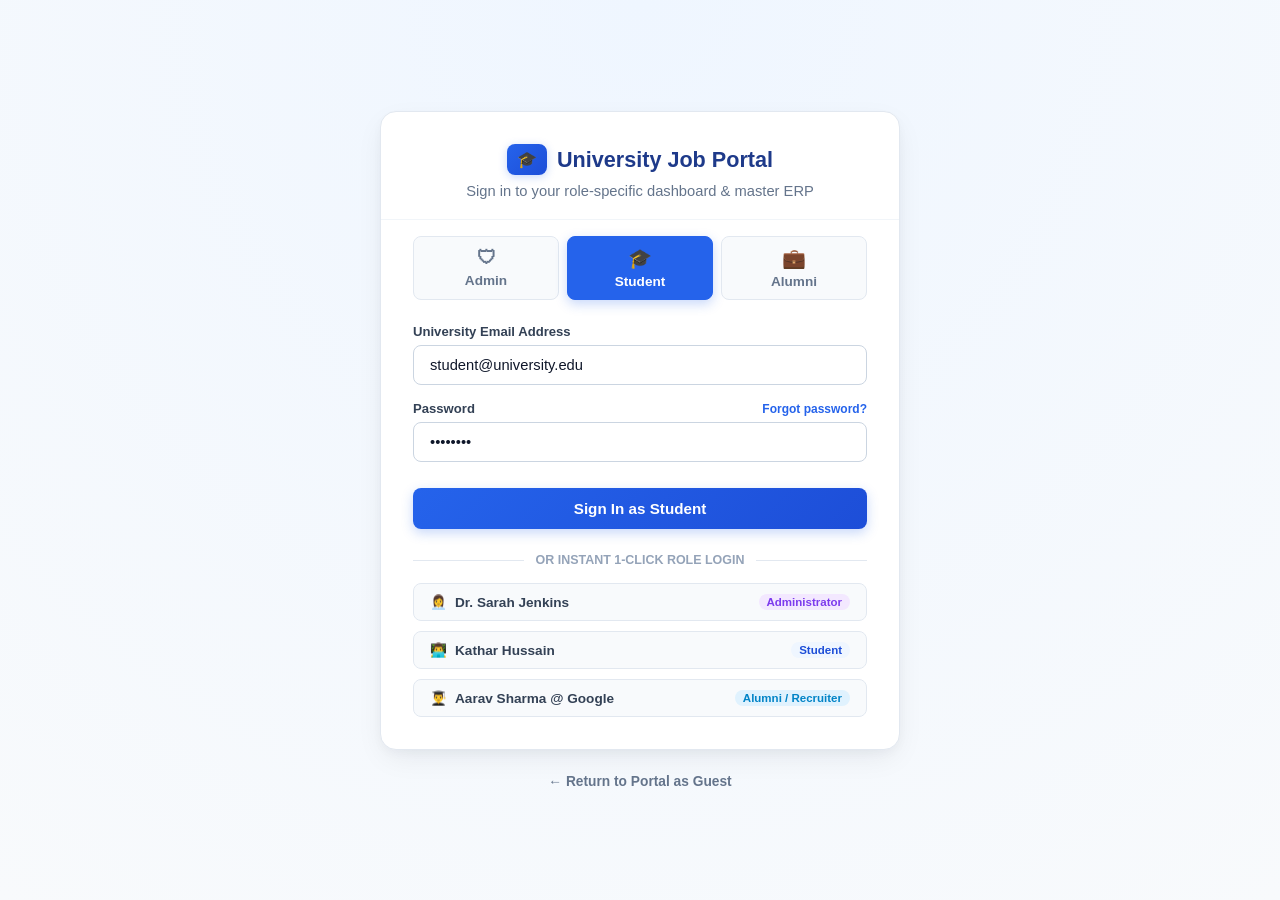
<file: login.html>
<!DOCTYPE html>
<html lang="en">
<head>
  <meta charset="UTF-8" />
  <meta name="viewport" content="width=device-width, initial-scale=1.0" />
  <title>Login — University Job Portal & ERP</title>
  <link rel="stylesheet" href="home.css" />
  <style>
    .login-page-wrapper {
      min-height: 100vh;
      display: flex;
      flex-direction: column;
      align-items: center;
      justify-content: center;
      padding: 40px 20px;
      background: radial-gradient(circle at top, #eff6ff 0%, #f8fafc 100%);
    }

    .login-container {
      width: 100%;
      max-width: 520px;
      background: #ffffff;
      border: 1px solid #e2e8f0;
      border-radius: 16px;
      box-shadow: 0 10px 30px -5px rgba(15, 23, 42, 0.08), 0 4px 12px -2px rgba(15, 23, 42, 0.04);
      overflow: hidden;
    }

    .login-header {
      padding: 32px 32px 20px 32px;
      text-align: center;
      border-bottom: 1px solid #f1f5f9;
    }

    .login-logo {
      display: inline-flex;
      align-items: center;
      gap: 10px;
      font-size: 1.35rem;
      font-weight: 800;
      color: #1e3a8a;
      text-decoration: none;
      margin-bottom: 8px;
    }

    .login-subtitle {
      font-size: 0.92rem;
      color: #64748b;
    }

    /* ROLE SELECTION TABS */
    .role-tabs {
      display: grid;
      grid-template-columns: repeat(3, 1fr);
      padding: 16px 32px 0 32px;
      gap: 8px;
    }

    .role-tab-btn {
      background: #f8fafc;
      border: 1px solid #e2e8f0;
      color: #64748b;
      padding: 10px 8px;
      border-radius: 8px;
      font-size: 0.85rem;
      font-weight: 700;
      cursor: pointer;
      display: flex;
      flex-direction: column;
      align-items: center;
      gap: 4px;
      transition: all 0.2s ease;
    }

    .role-tab-btn:hover {
      background: #eff6ff;
      border-color: #bfdbfe;
      color: #1d4ed8;
    }

    .role-tab-btn.active {
      background: #2563eb;
      color: #ffffff;
      border-color: #2563eb;
      box-shadow: 0 4px 12px rgba(37, 99, 235, 0.25);
    }

    .login-body {
      padding: 24px 32px 32px 32px;
    }

    .form-group {
      margin-bottom: 16px;
      display: flex;
      flex-direction: column;
      gap: 6px;
    }

    .form-group label {
      font-size: 0.82rem;
      font-weight: 700;
      color: #334155;
    }

    .form-input {
      padding: 11px 16px;
      border: 1px solid #cbd5e1;
      border-radius: 8px;
      font-size: 0.92rem;
      outline: none;
      color: #0f172a;
      background: #ffffff;
      transition: border-color 0.2s ease, box-shadow 0.2s ease;
    }

    .form-input:focus {
      border-color: #2563eb;
      box-shadow: 0 0 0 3px rgba(37, 99, 235, 0.15);
    }

    .login-btn {
      width: 100%;
      background: linear-gradient(135deg, #2563eb 0%, #1d4ed8 100%);
      color: #ffffff;
      border: none;
      padding: 12px;
      border-radius: 8px;
      font-size: 0.95rem;
      font-weight: 700;
      cursor: pointer;
      margin-top: 10px;
      box-shadow: 0 4px 12px rgba(37, 99, 235, 0.25);
      transition: all 0.2s ease;
    }

    .login-btn:hover {
      transform: translateY(-1px);
      box-shadow: 0 6px 16px rgba(37, 99, 235, 0.35);
    }

    .quick-login-divider {
      display: flex;
      align-items: center;
      gap: 12px;
      margin: 24px 0 16px 0;
      color: #94a3b8;
      font-size: 0.78rem;
      text-transform: uppercase;
      font-weight: 700;
    }

    .quick-login-divider::before, .quick-login-divider::after {
      content: "";
      flex: 1;
      height: 1px;
      background: #e2e8f0;
    }

    .quick-role-grid {
      display: flex;
      flex-direction: column;
      gap: 10px;
    }

    .btn-quick-role {
      background: #f8fafc;
      border: 1px solid #e2e8f0;
      padding: 10px 16px;
      border-radius: 8px;
      display: flex;
      align-items: center;
      justify-content: space-between;
      cursor: pointer;
      font-size: 0.85rem;
      font-weight: 600;
      color: #334155;
      transition: all 0.2s ease;
    }

    .btn-quick-role:hover {
      background: #eff6ff;
      border-color: #93c5fd;
      color: #1d4ed8;
      transform: translateX(3px);
    }

    .role-badge-tag {
      font-size: 0.72rem;
      padding: 2px 8px;
      border-radius: 9999px;
      font-weight: 700;
    }

    .back-home-link {
      margin-top: 24px;
      color: #64748b;
      text-decoration: none;
      font-size: 0.86rem;
      font-weight: 600;
      display: inline-flex;
      align-items: center;
      gap: 6px;
      transition: color 0.2s ease;
    }

    .back-home-link:hover {
      color: #2563eb;
    }
  </style>
</head>
<body>
  <div class="login-page-wrapper">
    <div class="login-container">
      <!-- HEADER -->
      <div class="login-header">
        <a href="index.html" class="login-logo">
          <span class="logo-badge">🎓</span>
          <span>University Job Portal</span>
        </a>
        <p class="login-subtitle">Sign in to your role-specific dashboard & master ERP</p>
      </div>

      <!-- ROLE SELECTOR TABS -->
      <div class="role-tabs">
        <button class="role-tab-btn" data-role="admin" type="button">
          <span style="font-size: 1.2rem;">🛡</span>
          <span>Admin</span>
        </button>
        <button class="role-tab-btn active" data-role="student" type="button">
          <span style="font-size: 1.2rem;">🎓</span>
          <span>Student</span>
        </button>
        <button class="role-tab-btn" data-role="alumni" type="button">
          <span style="font-size: 1.2rem;">💼</span>
          <span>Alumni</span>
        </button>
      </div>

      <!-- LOGIN FORM -->
      <div class="login-body">
        <form id="loginForm">
          <div class="form-group">
            <label for="emailInput">University Email Address</label>
            <input type="email" id="emailInput" class="form-input" value="student@university.edu" required />
          </div>

          <div class="form-group">
            <div style="display: flex; justify-content: space-between; align-items: center;">
              <label for="passwordInput">Password</label>
              <a href="#" style="font-size: 0.75rem; color: #2563eb; text-decoration: none; font-weight: 600;">Forgot password?</a>
            </div>
            <input type="password" id="passwordInput" class="form-input" value="••••••••" required />
          </div>

          <button type="submit" id="submitLoginBtn" class="login-btn">
            Sign In as Student
          </button>
        </form>

        <!-- 1-CLICK DEMO LOGIN (INSTANT TESTING) -->
        <div class="quick-login-divider">
          <span>Or Instant 1-Click Role Login</span>
        </div>

        <div class="quick-role-grid">
          <button class="btn-quick-role" id="quickAdminBtn" type="button">
            <div style="display: flex; align-items: center; gap: 8px;">
              <span>👩‍💼</span>
              <span>Dr. Sarah Jenkins</span>
            </div>
            <span class="role-badge-tag" style="background: #f3e8ff; color: #7c3aed;">Administrator</span>
          </button>

          <button class="btn-quick-role" id="quickStudentBtn" type="button">
            <div style="display: flex; align-items: center; gap: 8px;">
              <span>👨‍💻</span>
              <span>Kathar Hussain</span>
            </div>
            <span class="role-badge-tag" style="background: #eff6ff; color: #1d4ed8;">Student</span>
          </button>

          <button class="btn-quick-role" id="quickAlumniBtn" type="button">
            <div style="display: flex; align-items: center; gap: 8px;">
              <span>👨‍🎓</span>
              <span>Aarav Sharma @ Google</span>
            </div>
            <span class="role-badge-tag" style="background: #e0f2fe; color: #0284c7;">Alumni / Recruiter</span>
          </button>
        </div>
      </div>
    </div>

    <!-- RETURN LINK -->
    <a href="index.html" class="back-home-link">
      ← Return to Portal as Guest
    </a>
  </div>

  <script src="auth.js"></script>
  <script>
    document.addEventListener("DOMContentLoaded", () => {
      const roleTabs = document.querySelectorAll(".role-tab-btn");
      const emailInput = document.getElementById("emailInput");
      const passwordInput = document.getElementById("passwordInput");
      const submitBtn = document.getElementById("submitLoginBtn");
      const loginForm = document.getElementById("loginForm");

      let currentRole = "student";

      const roleDefaults = {
        admin: {
          email: "admin@university.edu",
          btnText: "Sign In as Administrator",
          desc: "Full administrative access: User management, job moderation, ERP settings"
        },
        student: {
          email: "student@university.edu",
          btnText: "Sign In as Student",
          desc: "Access job board, apply with 1-click, track applications, view student records"
        },
        alumni: {
          email: "alumni@university.edu",
          btnText: "Sign In as Alumni / Recruiter",
          desc: "Post jobs, refer candidates, review applicants, connect with students"
        }
      };

      roleTabs.forEach(tab => {
        tab.addEventListener("click", () => {
          roleTabs.forEach(t => t.classList.remove("active"));
          tab.classList.add("active");
          currentRole = tab.dataset.role;

          emailInput.value = roleDefaults[currentRole].email;
          passwordInput.value = "university2024";
          submitBtn.textContent = roleDefaults[currentRole].btnText;
        });
      });

      // Handle standard form submit
      loginForm.addEventListener("submit", (e) => {
        e.preventDefault();
        loginUser(currentRole);
        window.location.href = "index.html";
      });

      // Handle 1-click instant role buttons
      document.getElementById("quickAdminBtn").addEventListener("click", () => {
        loginUser("admin");
        window.location.href = "index.html";
      });

      document.getElementById("quickStudentBtn").addEventListener("click", () => {
        loginUser("student");
        window.location.href = "index.html";
      });

      document.getElementById("quickAlumniBtn").addEventListener("click", () => {
        loginUser("alumni");
        window.location.href = "index.html";
      });
    });
  </script>
</body>
</html>
</file>
<file: home.css>
* {
  box-sizing: border-box;
  margin: 0;
  padding: 0;
}

body {
  font-family: -apple-system, BlinkMacSystemFont, "Segoe UI", Roboto, "Helvetica Neue", Arial, sans-serif;
  background-color: #f8fafc;
  color: #0f172a;
  min-height: 100vh;
  position: relative;
  -webkit-font-smoothing: antialiased;
}

/* TOP NAVBAR - CLEAN WHITE & BLUE */
.navbar {
  position: sticky;
  top: 0;
  z-index: 100;
  background: #ffffff;
  border-bottom: 1px solid #e2e8f0;
  padding: 0 28px;
  height: 68px;
  display: flex;
  align-items: center;
  justify-content: space-between;
  gap: 24px;
  box-shadow: 0 2px 10px rgba(37, 99, 235, 0.05);
}

.nav-left {
  display: flex;
  align-items: center;
  gap: 18px;
  flex: 1;
  max-width: 460px;
}

.brand-logo {
  display: flex;
  align-items: center;
  gap: 10px;
  text-decoration: none;
  color: #1e3a8a;
  font-weight: 800;
  font-size: 1.25rem;
  letter-spacing: -0.4px;
}

.logo-badge {
  background: linear-gradient(135deg, #2563eb 0%, #1d4ed8 100%);
  color: #ffffff;
  padding: 6px 10px;
  border-radius: 8px;
  font-size: 1rem;
  box-shadow: 0 2px 8px rgba(37, 99, 235, 0.25);
}

.search-box {
  position: relative;
  flex: 1;
}

.search-box input {
  width: 100%;
  background: #f1f5f9;
  border: 1px solid #e2e8f0;
  color: #0f172a;
  padding: 9px 16px 9px 38px;
  border-radius: 9999px;
  font-size: 0.88rem;
  outline: none;
  transition: all 0.2s cubic-bezier(0.34, 1.56, 0.64, 1);
}

.search-box input:focus {
  border-color: #2563eb;
  background: #ffffff;
  box-shadow: 0 0 0 3px rgba(37, 99, 235, 0.12);
}

.search-icon {
  position: absolute;
  left: 14px;
  top: 50%;
  transform: translateY(-50%);
  font-size: 0.88rem;
  color: #64748b;
}

/* NAV ITEMS - MODERN WHITE/BLUE TABS */
.nav-center {
  display: flex;
  align-items: center;
  gap: 6px;
}

.nav-item {
  background: transparent;
  border: none;
  color: #64748b;
  display: flex;
  flex-direction: column;
  align-items: center;
  gap: 3px;
  padding: 8px 16px;
  font-size: 0.78rem;
  font-weight: 600;
  cursor: pointer;
  border-radius: 8px;
  position: relative;
  transition: all 0.2s ease;
}

.nav-item .icon {
  font-size: 1.25rem;
  transition: transform 0.2s ease;
}

.nav-item:hover {
  color: #1d4ed8;
  background: #eff6ff;
}

.nav-item:hover .icon {
  transform: translateY(-1px);
}

.nav-item.active {
  color: #2563eb;
  background: #eff6ff;
  border-bottom: 2px solid #2563eb;
  border-radius: 8px 8px 0 0;
}

.nav-badge {
  position: absolute;
  top: 4px;
  right: 10px;
  background: #ef4444;
  color: #ffffff;
  font-size: 0.65rem;
  font-weight: 700;
  padding: 1px 5px;
  border-radius: 9999px;
}

/* NAV RIGHT ACTION */
.nav-right {
  display: flex;
  align-items: center;
  gap: 12px;
}

.btn-erp-portal {
  background: linear-gradient(135deg, #2563eb 0%, #1d4ed8 100%);
  color: #ffffff;
  text-decoration: none;
  font-weight: 700;
  font-size: 0.86rem;
  padding: 9px 20px;
  border-radius: 9999px;
  display: inline-flex;
  align-items: center;
  gap: 8px;
  box-shadow: 0 4px 14px rgba(37, 99, 235, 0.3);
  transition: transform 0.2s ease, box-shadow 0.2s ease;
}

.btn-erp-portal:hover {
  transform: translateY(-2px);
  box-shadow: 0 6px 18px rgba(37, 99, 235, 0.4);
}

/* MAIN LAYOUT CONTAINER */
.main-content {
  max-width: 1200px;
  margin: 30px auto;
  padding: 0 20px;
}

.tab-view {
  display: none;
  animation: fadeIn 0.25s ease;
}

.tab-view.active {
  display: block;
}

@keyframes fadeIn {
  from { opacity: 0; transform: translateY(6px); }
  to { opacity: 1; transform: translateY(0); }
}

/* HOME VIEW: 3-COLUMN GRID */
.home-grid {
  display: grid;
  grid-template-columns: 280px 1fr 310px;
  gap: 24px;
}

@media (max-width: 960px) {
  .home-grid {
    grid-template-columns: 1fr;
  }
}

/* CARDS - CLEAN WHITE WITH SUBTLE ELEVATION */
.card {
  background: #ffffff;
  border: 1px solid #e2e8f0;
  border-radius: 12px;
  overflow: hidden;
  box-shadow: 0 4px 16px -2px rgba(15, 23, 42, 0.05),
              0 2px 4px -2px rgba(15, 23, 42, 0.03);
  margin-bottom: 20px;
  transition: box-shadow 0.2s ease;
}

.card:hover {
  box-shadow: 0 8px 24px -4px rgba(15, 23, 42, 0.08);
}

/* PROFILE WIDGET */
.profile-banner {
  height: 72px;
  background: linear-gradient(135deg, #1d4ed8 0%, #3b82f6 50%, #60a5fa 100%);
}

.profile-avatar-wrap {
  width: 68px;
  height: 68px;
  border-radius: 50%;
  background: #ffffff;
  border: 3px solid #ffffff;
  box-shadow: 0 4px 12px rgba(0, 0, 0, 0.1);
  margin: -34px auto 10px auto;
  display: flex;
  align-items: center;
  justify-content: center;
  font-size: 2rem;
}

.profile-body {
  padding: 0 20px 20px 20px;
  text-align: center;
}

.user-name {
  font-size: 1.15rem;
  font-weight: 700;
  color: #0f172a;
}

.user-role {
  font-size: 0.82rem;
  color: #64748b;
  margin-top: 4px;
}

.profile-stats {
  border-top: 1px solid #f1f5f9;
  margin-top: 16px;
  padding-top: 14px;
  display: flex;
  flex-direction: column;
  gap: 8px;
  font-size: 0.82rem;
  text-align: left;
}

.stat-row {
  display: flex;
  justify-content: space-between;
  color: #64748b;
}

.stat-value {
  color: #2563eb;
  font-weight: 700;
}

/* CREATE POST BOX */
.create-post-card {
  padding: 20px;
}

.create-post-top {
  display: flex;
  gap: 12px;
  align-items: center;
}

.input-post-mock {
  flex: 1;
  background: #f8fafc;
  border: 1px solid #e2e8f0;
  border-radius: 9999px;
  padding: 12px 20px;
  color: #64748b;
  font-size: 0.88rem;
  cursor: pointer;
  transition: all 0.2s ease;
}

.input-post-mock:hover {
  background: #eff6ff;
  border-color: #bfdbfe;
  color: #1e40af;
}

.create-post-actions {
  display: flex;
  justify-content: space-around;
  margin-top: 14px;
  padding-top: 12px;
  border-top: 1px solid #f1f5f9;
}

.post-action-btn {
  background: transparent;
  border: none;
  color: #64748b;
  font-weight: 600;
  font-size: 0.84rem;
  display: flex;
  align-items: center;
  gap: 6px;
  cursor: pointer;
  padding: 7px 14px;
  border-radius: 8px;
  transition: all 0.2s ease;
}

.post-action-btn:hover {
  background: #eff6ff;
  color: #1d4ed8;
}

/* POST CARDS */
.post-header {
  padding: 18px 22px 0 22px;
  display: flex;
  gap: 14px;
  align-items: center;
}

.post-avatar {
  font-size: 2.2rem;
}

.post-author-name {
  font-weight: 700;
  font-size: 0.98rem;
  color: #0f172a;
}

.post-author-headline {
  font-size: 0.8rem;
  color: #64748b;
}

.post-time {
  font-size: 0.74rem;
  color: #94a3b8;
}

.post-content {
  padding: 14px 22px;
  font-size: 0.92rem;
  color: #334155;
  line-height: 1.55;
}

.post-actions-bar {
  display: flex;
  justify-content: space-around;
  padding: 8px 16px;
  border-top: 1px solid #f1f5f9;
}

.btn-interaction {
  background: transparent;
  border: none;
  color: #64748b;
  font-weight: 600;
  font-size: 0.86rem;
  padding: 8px 18px;
  border-radius: 8px;
  cursor: pointer;
  display: flex;
  align-items: center;
  gap: 6px;
  transition: all 0.15s ease;
}

.btn-interaction:hover {
  background: #eff6ff;
  color: #2563eb;
}

.btn-interaction.liked {
  color: #2563eb;
  font-weight: 700;
  background: #eff6ff;
}

/* SIDEBAR WIDGETS */
.widget-title {
  font-size: 0.92rem;
  font-weight: 700;
  padding: 16px 20px 10px 20px;
  border-bottom: 1px solid #f1f5f9;
  color: #0f172a;
  display: flex;
  justify-content: space-between;
  align-items: center;
}

.widget-list {
  padding: 12px 20px;
  display: flex;
  flex-direction: column;
  gap: 14px;
}

.widget-item {
  display: flex;
  flex-direction: column;
  gap: 2px;
}

.widget-item-title {
  font-size: 0.88rem;
  font-weight: 600;
  color: #1e3a8a;
  text-decoration: none;
}

.widget-item-title:hover {
  color: #2563eb;
}

.widget-item-desc {
  font-size: 0.78rem;
  color: #64748b;
}

/* JOB POSTING VIEW & FILTER PILLS */
.jobs-container {
  max-width: 920px;
  margin: 0 auto;
}

.jobs-header-card {
  padding: 28px;
  margin-bottom: 20px;
  background: linear-gradient(135deg, #1d4ed8 0%, #2563eb 50%, #38bdf8 100%);
  border: none;
  border-radius: 14px;
  color: #ffffff;
  box-shadow: 0 8px 24px rgba(37, 99, 235, 0.2);
}

.job-filter-bar {
  display: flex;
  gap: 10px;
  flex-wrap: wrap;
  margin-bottom: 22px;
}

.job-filter-pill {
  background: #ffffff;
  border: 1px solid #e2e8f0;
  color: #475569;
  padding: 7px 16px;
  border-radius: 9999px;
  font-size: 0.84rem;
  font-weight: 600;
  cursor: pointer;
  transition: all 0.2s ease;
  box-shadow: 0 1px 3px rgba(0, 0, 0, 0.05);
}

.job-filter-pill:hover, .job-filter-pill.active {
  background: #2563eb;
  color: #ffffff;
  border-color: #2563eb;
  box-shadow: 0 4px 12px rgba(37, 99, 235, 0.25);
}

.job-card {
  background: #ffffff;
  border: 1px solid #e2e8f0;
  border-radius: 12px;
  padding: 22px;
  margin-bottom: 16px;
  display: flex;
  justify-content: space-between;
  align-items: center;
  gap: 16px;
  box-shadow: 0 2px 8px rgba(15, 23, 42, 0.04);
  transition: transform 0.2s ease, border-color 0.2s ease, box-shadow 0.2s ease;
}

.job-card:hover {
  transform: translateY(-2px);
  border-color: #3b82f6;
  box-shadow: 0 8px 24px rgba(37, 99, 235, 0.12);
}

.job-role {
  font-size: 1.15rem;
  font-weight: 700;
  color: #0f172a;
}

.job-company {
  font-size: 0.9rem;
  color: #2563eb;
  font-weight: 600;
  margin-top: 4px;
}

.job-meta {
  font-size: 0.84rem;
  color: #64748b;
  margin-top: 6px;
  display: flex;
  gap: 16px;
}

.job-salary-badge {
  background: #eff6ff;
  color: #1d4ed8;
  border: 1px solid #bfdbfe;
  font-weight: 700;
  padding: 5px 12px;
  border-radius: 9999px;
  font-size: 0.84rem;
}

.btn-apply {
  background: #2563eb;
  color: #ffffff;
  border: none;
  font-weight: 700;
  padding: 10px 24px;
  border-radius: 8px;
  cursor: pointer;
  box-shadow: 0 2px 8px rgba(37, 99, 235, 0.25);
  transition: background 0.2s ease, transform 0.2s ease;
}

.btn-apply:hover {
  background: #1d4ed8;
  transform: translateY(-1px);
}

.btn-apply.applied {
  background: #107c41;
  box-shadow: none;
  cursor: default;
}

/* MESSAGING VIEW */
.messaging-wrapper {
  display: grid;
  grid-template-columns: 320px 1fr;
  height: 600px;
  border: 1px solid #e2e8f0;
  border-radius: 14px;
  overflow: hidden;
  background: #ffffff;
  box-shadow: 0 4px 20px rgba(15, 23, 42, 0.06);
}

.chat-sidebar {
  border-right: 1px solid #e2e8f0;
  background: #f8fafc;
  overflow-y: auto;
}

.chat-user-item {
  padding: 16px 20px;
  border-bottom: 1px solid #e2e8f0;
  cursor: pointer;
  display: flex;
  gap: 14px;
  align-items: center;
  transition: background 0.15s ease;
}

.chat-user-item:hover, .chat-user-item.active {
  background: #eff6ff;
}

.chat-window {
  display: flex;
  flex-direction: column;
  background: #ffffff;
}

.chat-header {
  padding: 18px 24px;
  border-bottom: 1px solid #e2e8f0;
  font-weight: 700;
  display: flex;
  align-items: center;
  gap: 10px;
  background: #f8fafc;
}

.chat-messages {
  flex: 1;
  padding: 22px;
  overflow-y: auto;
  display: flex;
  flex-direction: column;
  gap: 14px;
  background: #ffffff;
}

.msg-bubble {
  max-width: 65%;
  padding: 11px 18px;
  border-radius: 14px;
  font-size: 0.9rem;
  line-height: 1.5;
}

.msg-received {
  background: #f1f5f9;
  color: #0f172a;
  align-self: flex-start;
  border-bottom-left-radius: 3px;
}

.msg-sent {
  background: #2563eb;
  color: #ffffff;
  align-self: flex-end;
  border-bottom-right-radius: 3px;
  box-shadow: 0 2px 8px rgba(37, 99, 235, 0.25);
}

.chat-input-bar {
  padding: 16px 20px;
  border-top: 1px solid #e2e8f0;
  display: flex;
  gap: 12px;
  background: #f8fafc;
}

.chat-input-bar input {
  flex: 1;
  background: #ffffff;
  border: 1px solid #cbd5e1;
  color: #0f172a;
  padding: 11px 18px;
  border-radius: 9999px;
  outline: none;
  font-size: 0.9rem;
}

.chat-input-bar input:focus {
  border-color: #2563eb;
}

.btn-send {
  background: #2563eb;
  color: #ffffff;
  border: none;
  padding: 10px 24px;
  border-radius: 9999px;
  font-weight: 700;
  cursor: pointer;
  transition: background 0.2s ease;
}

.btn-send:hover {
  background: #1d4ed8;
}

/* NOTIFICATION VIEW */
.notif-container {
  max-width: 780px;
  margin: 0 auto;
}

.notif-item {
  background: #ffffff;
  border: 1px solid #e2e8f0;
  padding: 18px 22px;
  border-radius: 12px;
  margin-bottom: 12px;
  display: flex;
  gap: 16px;
  align-items: center;
  box-shadow: 0 2px 6px rgba(15, 23, 42, 0.03);
  transition: background 0.15s ease, transform 0.15s ease;
}

.notif-item:hover {
  background: #f8fafc;
  transform: translateX(3px);
}

.notif-icon {
  font-size: 1.6rem;
}

.notif-text {
  flex: 1;
  font-size: 0.9rem;
  color: #334155;
}

.notif-time {
  font-size: 0.76rem;
  color: #94a3b8;
}

/* ME VIEW */
.me-container {
  max-width: 780px;
  margin: 0 auto;
}

.me-card-full {
  background: #ffffff;
  border: 1px solid #e2e8f0;
  border-radius: 14px;
  overflow: hidden;
  padding-bottom: 28px;
  box-shadow: 0 4px 20px rgba(15, 23, 42, 0.06);
}

.me-banner-full {
  height: 130px;
  background: linear-gradient(135deg, #1d4ed8 0%, #3b82f6 50%, #38bdf8 100%);
}

.me-avatar-full {
  width: 100px;
  height: 100px;
  border-radius: 50%;
  background: #ffffff;
  border: 4px solid #ffffff;
  box-shadow: 0 4px 14px rgba(0, 0, 0, 0.12);
  font-size: 3.2rem;
  display: flex;
  align-items: center;
  justify-content: center;
  margin: -50px 0 16px 32px;
}

.me-details {
  padding: 0 32px;
}

/* MODAL SYSTEM (Post creator & Easy Apply) */
.modal-overlay {
  position: fixed;
  top: 0;
  left: 0;
  right: 0;
  bottom: 0;
  background: rgba(15, 23, 42, 0.5);
  backdrop-filter: blur(4px);
  z-index: 1000;
  display: flex;
  align-items: center;
  justify-content: center;
  padding: 20px;
  opacity: 0;
  pointer-events: none;
  transition: opacity 0.2s ease;
}

.modal-overlay.open {
  opacity: 1;
  pointer-events: auto;
}

.modal-box {
  background: #ffffff;
  border: 1px solid #e2e8f0;
  border-radius: 14px;
  width: 100%;
  max-width: 520px;
  overflow: hidden;
  box-shadow: 0 25px 50px -12px rgba(15, 23, 42, 0.25);
  transform: translateY(12px);
  transition: transform 0.2s ease;
}

.modal-overlay.open .modal-box {
  transform: translateY(0);
}

.modal-header {
  padding: 18px 22px;
  border-bottom: 1px solid #f1f5f9;
  display: flex;
  align-items: center;
  justify-content: space-between;
}

.modal-title {
  font-size: 1.15rem;
  font-weight: 700;
  color: #0f172a;
}

.modal-close {
  background: transparent;
  border: none;
  color: #94a3b8;
  font-size: 1.5rem;
  cursor: pointer;
  line-height: 1;
}

.modal-body {
  padding: 22px;
}

.modal-textarea {
  width: 100%;
  height: 120px;
  background: #f8fafc;
  border: 1px solid #cbd5e1;
  border-radius: 8px;
  padding: 14px;
  color: #0f172a;
  font-size: 0.95rem;
  resize: none;
  outline: none;
}

.modal-textarea:focus {
  border-color: #2563eb;
  background: #ffffff;
}

.modal-footer {
  padding: 16px 22px;
  border-top: 1px solid #f1f5f9;
  display: flex;
  justify-content: flex-end;
  gap: 12px;
}

/* TOAST NOTIFICATION */
.toast-container {
  position: fixed;
  bottom: 24px;
  right: 24px;
  z-index: 2000;
  display: flex;
  flex-direction: column;
  gap: 8px;
}

.toast {
  background: #2563eb;
  color: #ffffff;
  padding: 12px 22px;
  border-radius: 10px;
  font-size: 0.9rem;
  font-weight: 600;
  box-shadow: 0 10px 25px -5px rgba(37, 99, 235, 0.4);
  display: flex;
  align-items: center;
  gap: 10px;
  animation: slideInRight 0.3s cubic-bezier(0.34, 1.56, 0.64, 1);
}

@keyframes slideInRight {
  from { transform: translateX(100%); opacity: 0; }
  to { transform: translateX(0); opacity: 1; }
}
</file>
<file: style.css>
* {
  box-sizing: border-box;
  margin: 0;
  padding: 0;
}

body {
  min-height: 100vh;
  font-family: -apple-system, BlinkMacSystemFont, "Segoe UI", Roboto, "Helvetica Neue", Arial, sans-serif;
  background-color: #f8fafc;
  color: #0f172a;
  display: flex;
  justify-content: center;
  align-items: flex-start;
  padding: 40px 20px;
  -webkit-font-smoothing: antialiased;
}

.page-container {
  width: 100%;
  max-width: 1100px;
  display: flex;
  flex-direction: column;
  align-items: center;
  gap: 32px;
}

/* Header & Navigation Buttons */
.header-section {
  text-align: center;
  display: flex;
  flex-direction: column;
  align-items: center;
  gap: 14px;
}

.portal-title {
  font-size: 2.3rem;
  font-weight: 800;
  letter-spacing: -0.6px;
  color: #0f172a;
}

.portal-subtitle {
  font-size: 1.02rem;
  color: #64748b;
  max-width: 650px;
}

.nav-button-group {
  display: flex;
  align-items: center;
  gap: 16px;
  margin-top: 14px;
}

.nav-btn {
  appearance: none;
  border: 1px solid #cbd5e1;
  outline: none;
  cursor: pointer;
  padding: 14px 36px;
  font-size: 1.15rem;
  font-weight: 700;
  letter-spacing: 0.3px;
  color: #475569;
  background: #ffffff;
  border-radius: 9999px;
  box-shadow: 0 2px 6px rgba(0, 0, 0, 0.04);
  transition: all 0.25s cubic-bezier(0.34, 1.56, 0.64, 1);
  display: flex;
  align-items: center;
  gap: 8px;
}

.nav-btn:hover {
  transform: translateY(-2px);
  color: #1d4ed8;
  border-color: #93c5fd;
  background: #eff6ff;
  box-shadow: 0 6px 16px rgba(37, 99, 235, 0.12);
}

/* Active State: Student (Royal Blue) */
.nav-btn.active#studentBtn {
  color: #ffffff;
  background: linear-gradient(135deg, #2563eb 0%, #1d4ed8 100%);
  border-color: #2563eb;
  box-shadow: 0 8px 24px -4px rgba(37, 99, 235, 0.4);
  transform: translateY(-2px) scale(1.02);
}

/* Active State: Alumni (Ocean Blue) */
.nav-btn.active#alumniBtn {
  color: #ffffff;
  background: linear-gradient(135deg, #0284c7 0%, #0369a1 100%);
  border-color: #0284c7;
  box-shadow: 0 8px 24px -4px rgba(2, 132, 199, 0.4);
  transform: translateY(-2px) scale(1.02);
}

/* Content Sections */
.content-section {
  width: 100%;
  transition: opacity 0.3s ease, transform 0.3s ease;
}

.content-section.hidden {
  display: none;
  opacity: 0;
  transform: translateY(12px);
}

/* Excel Card Container - Modern Clean White */
.excel-card {
  background: #ffffff;
  border-radius: 14px;
  box-shadow: 0 4px 24px -2px rgba(15, 23, 42, 0.08),
              0 2px 6px -2px rgba(15, 23, 42, 0.04);
  overflow: hidden;
  border: 1px solid #e2e8f0;
}

/* Excel Title Bar - Deep Royal Blue */
.excel-titlebar {
  background: #1d4ed8;
  color: #ffffff;
  padding: 12px 20px;
  display: flex;
  align-items: center;
  justify-content: space-between;
}

.excel-titlebar.alumni-bar {
  background: #0284c7;
}

.excel-brand {
  display: flex;
  align-items: center;
  gap: 10px;
}

.excel-icon {
  background: #ffffff;
  color: #1d4ed8;
  font-weight: 900;
  font-size: 0.85rem;
  width: 24px;
  height: 24px;
  display: flex;
  align-items: center;
  justify-content: center;
  border-radius: 6px;
}

.excel-icon.alumni-icon {
  color: #0284c7;
}

.excel-title {
  font-size: 0.95rem;
  font-weight: 600;
  letter-spacing: 0.2px;
}

.excel-actions {
  display: flex;
  align-items: center;
  gap: 10px;
}

.btn-action {
  background: rgba(255, 255, 255, 0.2);
  color: #ffffff;
  border: 1px solid rgba(255, 255, 255, 0.4);
  padding: 6px 14px;
  border-radius: 6px;
  font-size: 0.82rem;
  font-weight: 600;
  cursor: pointer;
  transition: all 0.2s ease;
}

.btn-action:hover {
  background: rgba(255, 255, 255, 0.35);
}

.btn-action.active {
  background: #ffffff;
  color: #1d4ed8;
  border-color: #ffffff;
}

.window-controls {
  display: flex;
  gap: 8px;
  margin-left: 6px;
}

.window-controls .dot {
  width: 11px;
  height: 11px;
  border-radius: 50%;
  background: rgba(255, 255, 255, 0.45);
}

/* Filter Panel */
.filter-panel {
  background: #f8fafc;
  border-bottom: 1px solid #e2e8f0;
  padding: 14px 20px;
  display: flex;
  flex-direction: column;
  gap: 10px;
  transition: all 0.25s ease;
}

.filter-panel.closed {
  display: none;
}

.filter-title {
  font-size: 0.78rem;
  font-weight: 700;
  text-transform: uppercase;
  letter-spacing: 0.6px;
  color: #2563eb;
}

.filter-inputs {
  display: flex;
  align-items: flex-end;
  gap: 16px;
  flex-wrap: wrap;
}

.filter-field {
  display: flex;
  flex-direction: column;
  gap: 4px;
  flex: 1;
  min-width: 170px;
}

.filter-field label {
  font-size: 0.78rem;
  font-weight: 600;
  color: #475569;
}

.filter-field input, .filter-field select {
  padding: 8px 12px;
  border: 1px solid #cbd5e1;
  border-radius: 6px;
  font-size: 0.86rem;
  color: #0f172a;
  background: #ffffff;
  outline: none;
  transition: border-color 0.2s ease, box-shadow 0.2s ease;
}

.filter-field input:focus, .filter-field select:focus {
  border-color: #2563eb;
  box-shadow: 0 0 0 3px rgba(37, 99, 235, 0.12);
}

.filter-actions {
  display: flex;
  align-items: center;
}

.btn-reset {
  background: #e2e8f0;
  border: 1px solid #cbd5e1;
  color: #475569;
  padding: 8px 16px;
  font-size: 0.84rem;
  font-weight: 600;
  border-radius: 6px;
  cursor: pointer;
  transition: all 0.2s ease;
}

.btn-reset:hover {
  background: #fee2e2;
  color: #991b1b;
  border-color: #fca5a5;
}

/* Formula Bar */
.excel-bar {
  background: #f8fafc;
  border-bottom: 1px solid #e2e8f0;
  display: flex;
  align-items: center;
  padding: 8px 16px;
  gap: 12px;
}

.cell-address {
  font-family: monospace;
  font-weight: 700;
  font-size: 0.86rem;
  color: #2563eb;
  background: #ffffff;
  border: 1px solid #cbd5e1;
  padding: 4px 12px;
  border-radius: 4px;
  min-width: 44px;
  text-align: center;
}

.fx-label {
  font-family: "Georgia", serif;
  font-style: italic;
  font-weight: 700;
  color: #64748b;
  font-size: 1rem;
}

.formula-input {
  flex: 1;
  border: 1px solid #cbd5e1;
  background: #ffffff;
  padding: 7px 14px;
  border-radius: 6px;
  font-size: 0.88rem;
  outline: none;
  color: #0f172a;
  transition: border-color 0.2s ease;
}

.formula-input:focus {
  border-color: #2563eb;
}

/* Table Styling - Clean White & Blue Spreadsheet */
.table-scroll {
  max-height: 560px;
  overflow-x: auto;
  overflow-y: auto;
  scroll-behavior: smooth;
  background: #ffffff;
}

.excel-table {
  width: 100%;
  border-collapse: collapse;
  font-size: 0.9rem;
  text-align: left;
}

.col-headers th {
  background: #f1f5f9;
  color: #475569;
  font-weight: 600;
  text-align: center;
  padding: 6px 8px;
  border: 1px solid #e2e8f0;
  font-size: 0.78rem;
  position: sticky;
  top: 0;
  z-index: 2;
}

.corner-header {
  background: #e2e8f0 !important;
  width: 58px;
  position: sticky;
  left: 0;
  z-index: 3;
}

.data-headers th {
  background: #ffffff;
  color: #0f172a;
  font-weight: 700;
  padding: 11px 16px;
  border: 1px solid #cbd5e1;
  letter-spacing: 0.3px;
  position: sticky;
  top: 29px;
  z-index: 2;
}

.row-num {
  background: #f8fafc;
  color: #64748b;
  font-weight: 600;
  text-align: center;
  border: 1px solid #e2e8f0;
  width: 58px;
  user-select: none;
  position: sticky;
  left: 0;
  z-index: 1;
}

.excel-table tbody tr:hover {
  background-color: #eff6ff !important;
}

.excel-table tbody tr:nth-child(even) {
  background-color: #fafbfc;
}

.excel-table td {
  padding: 10px 16px;
  border: 1px solid #e2e8f0;
  color: #334155;
  white-space: nowrap;
}

.id-cell {
  font-family: monospace;
  font-weight: 600;
  color: #2563eb;
}

.roll-cell {
  font-family: monospace;
  font-weight: 600;
  color: #1d4ed8;
}

.name-cell {
  font-weight: 600;
  color: #0f172a;
}

.designation-cell {
  color: #0f172a;
  font-weight: 600;
}

.salary-cell {
  font-family: monospace;
  font-weight: 700;
  color: #1d4ed8;
  background: #eff6ff;
}

.status-badge {
  display: inline-block;
  padding: 3px 10px;
  font-size: 0.75rem;
  font-weight: 600;
  border-radius: 9999px;
}

.status-badge.active {
  background: #dcfce7;
  color: #166534;
}

.status-badge.inactive {
  background: #fee2e2;
  color: #991b1b;
}

.status-badge.on-leave {
  background: #fef3c7;
  color: #92400e;
}

/* Footer / Sheet Tabs */
.excel-footer {
  background: #f8fafc;
  border-top: 1px solid #e2e8f0;
  display: flex;
  align-items: center;
  justify-content: space-between;
  padding: 8px 20px;
  font-size: 0.82rem;
}

.sheet-tabs {
  display: flex;
  align-items: center;
  gap: 4px;
}

.sheet-tab {
  background: #e2e8f0;
  border: 1px solid #cbd5e1;
  border-bottom: none;
  padding: 6px 16px;
  font-size: 0.82rem;
  font-weight: 600;
  color: #475569;
  cursor: pointer;
  border-top-left-radius: 6px;
  border-top-right-radius: 6px;
}

.sheet-tab.active {
  background: #ffffff;
  color: #2563eb;
  border-bottom: 2px solid #2563eb;
}

.alumni-bar ~ * .sheet-tab.active {
  color: #0284c7;
  border-bottom: 2px solid #0284c7;
}

.footer-stats {
  color: #475569;
  font-weight: 600;
}

/* HAPPY EXIT STUDENTS GALLERY SECTION - CLEAN WHITE & BLUE */
.gallery-section {
  width: 100%;
  margin-top: 10px;
  display: flex;
  flex-direction: column;
  gap: 24px;
}

.gallery-header {
  text-align: center;
  display: flex;
  flex-direction: column;
  align-items: center;
  gap: 8px;
}

.gallery-badge {
  background: #eff6ff;
  color: #1d4ed8;
  border: 1px solid #bfdbfe;
  padding: 5px 16px;
  border-radius: 9999px;
  font-size: 0.84rem;
  font-weight: 700;
}

.gallery-title {
  font-size: 1.9rem;
  font-weight: 800;
  color: #0f172a;
}

.gallery-subtitle {
  font-size: 0.98rem;
  color: #64748b;
}

.gallery-grid {
  display: grid;
  grid-template-columns: repeat(auto-fit, minmax(290px, 1fr));
  gap: 24px;
}

.exit-card {
  background: #ffffff;
  border-radius: 14px;
  overflow: hidden;
  box-shadow: 0 4px 18px rgba(15, 23, 42, 0.06);
  display: flex;
  flex-direction: column;
  transition: transform 0.25s cubic-bezier(0.34, 1.56, 0.64, 1), box-shadow 0.25s ease;
  border: 1px solid #e2e8f0;
}

.exit-card:hover {
  transform: translateY(-5px);
  box-shadow: 0 12px 30px rgba(37, 99, 235, 0.12);
  border-color: #93c5fd;
}

.card-banner {
  height: 95px;
  background: linear-gradient(135deg, #1d4ed8 0%, #2563eb 50%, #38bdf8 100%);
  position: relative;
  display: flex;
  justify-content: flex-end;
  padding: 12px;
}

.batch-tag {
  background: rgba(255, 255, 255, 0.92);
  color: #1e3a8a;
  font-weight: 700;
  font-size: 0.75rem;
  padding: 4px 10px;
  border-radius: 9999px;
  height: fit-content;
}

.card-avatar-wrap {
  width: 78px;
  height: 78px;
  border-radius: 50%;
  background: #ffffff;
  border: 4px solid #ffffff;
  box-shadow: 0 4px 12px rgba(0, 0, 0, 0.1);
  margin-top: -39px;
  margin-left: 20px;
  display: flex;
  align-items: center;
  justify-content: center;
  font-size: 2.4rem;
}

.card-body {
  padding: 16px 22px 22px 22px;
  display: flex;
  flex-direction: column;
  gap: 8px;
  flex: 1;
}

.student-exit-name {
  font-size: 1.2rem;
  font-weight: 700;
  color: #0f172a;
}

.student-exit-dept {
  font-size: 0.84rem;
  color: #64748b;
  font-weight: 600;
}

.placement-badge {
  display: inline-flex;
  align-items: center;
  gap: 6px;
  background: #eff6ff;
  color: #1d4ed8;
  border: 1px solid #bfdbfe;
  padding: 5px 12px;
  border-radius: 8px;
  font-size: 0.82rem;
  font-weight: 600;
  width: fit-content;
  margin-top: 4px;
}

.exit-quote {
  font-size: 0.86rem;
  color: #334155;
  font-style: italic;
  line-height: 1.5;
  margin-top: 8px;
  border-left: 3px solid #2563eb;
  padding-left: 12px;
}

.card-footer {
  margin-top: auto;
  padding-top: 12px;
  display: flex;
  align-items: center;
  justify-content: space-between;
  border-top: 1px solid #f1f5f9;
  font-size: 0.82rem;
  color: #1d4ed8;
  font-weight: 700;
}
</file>
